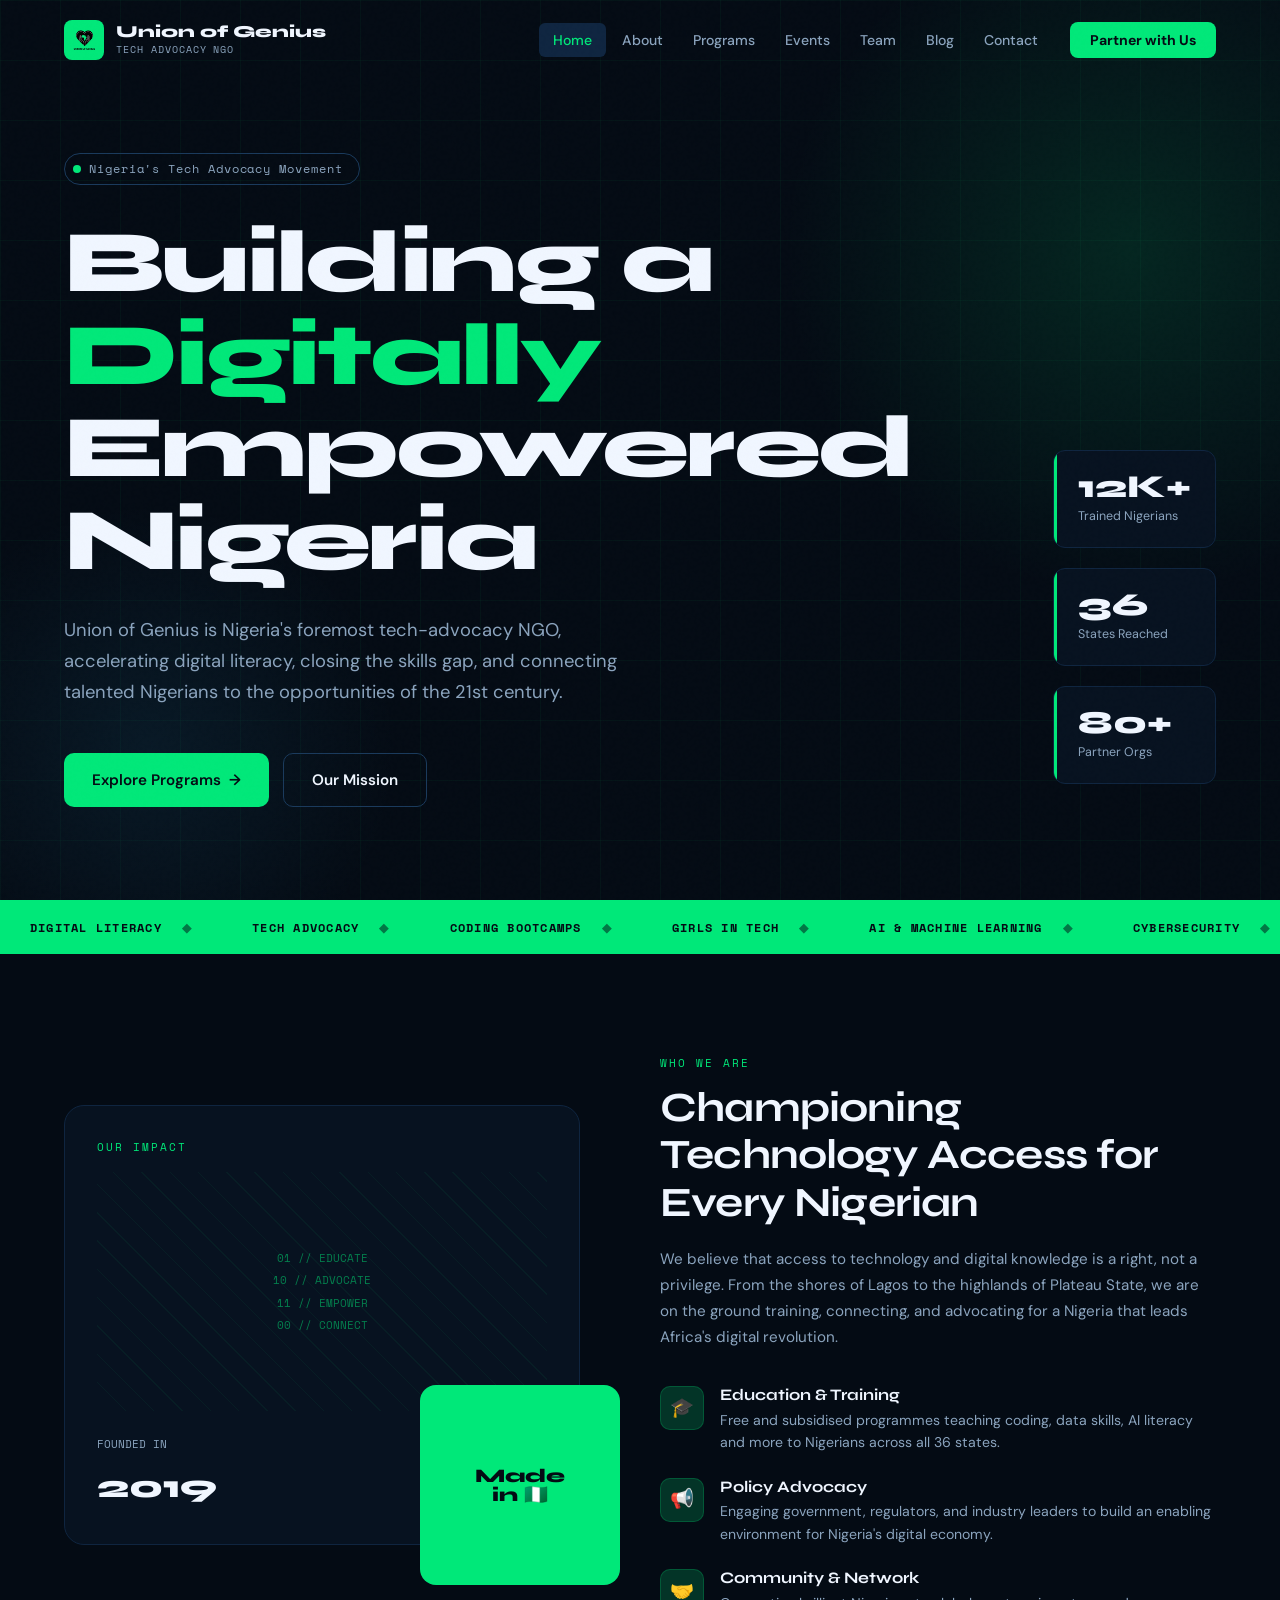
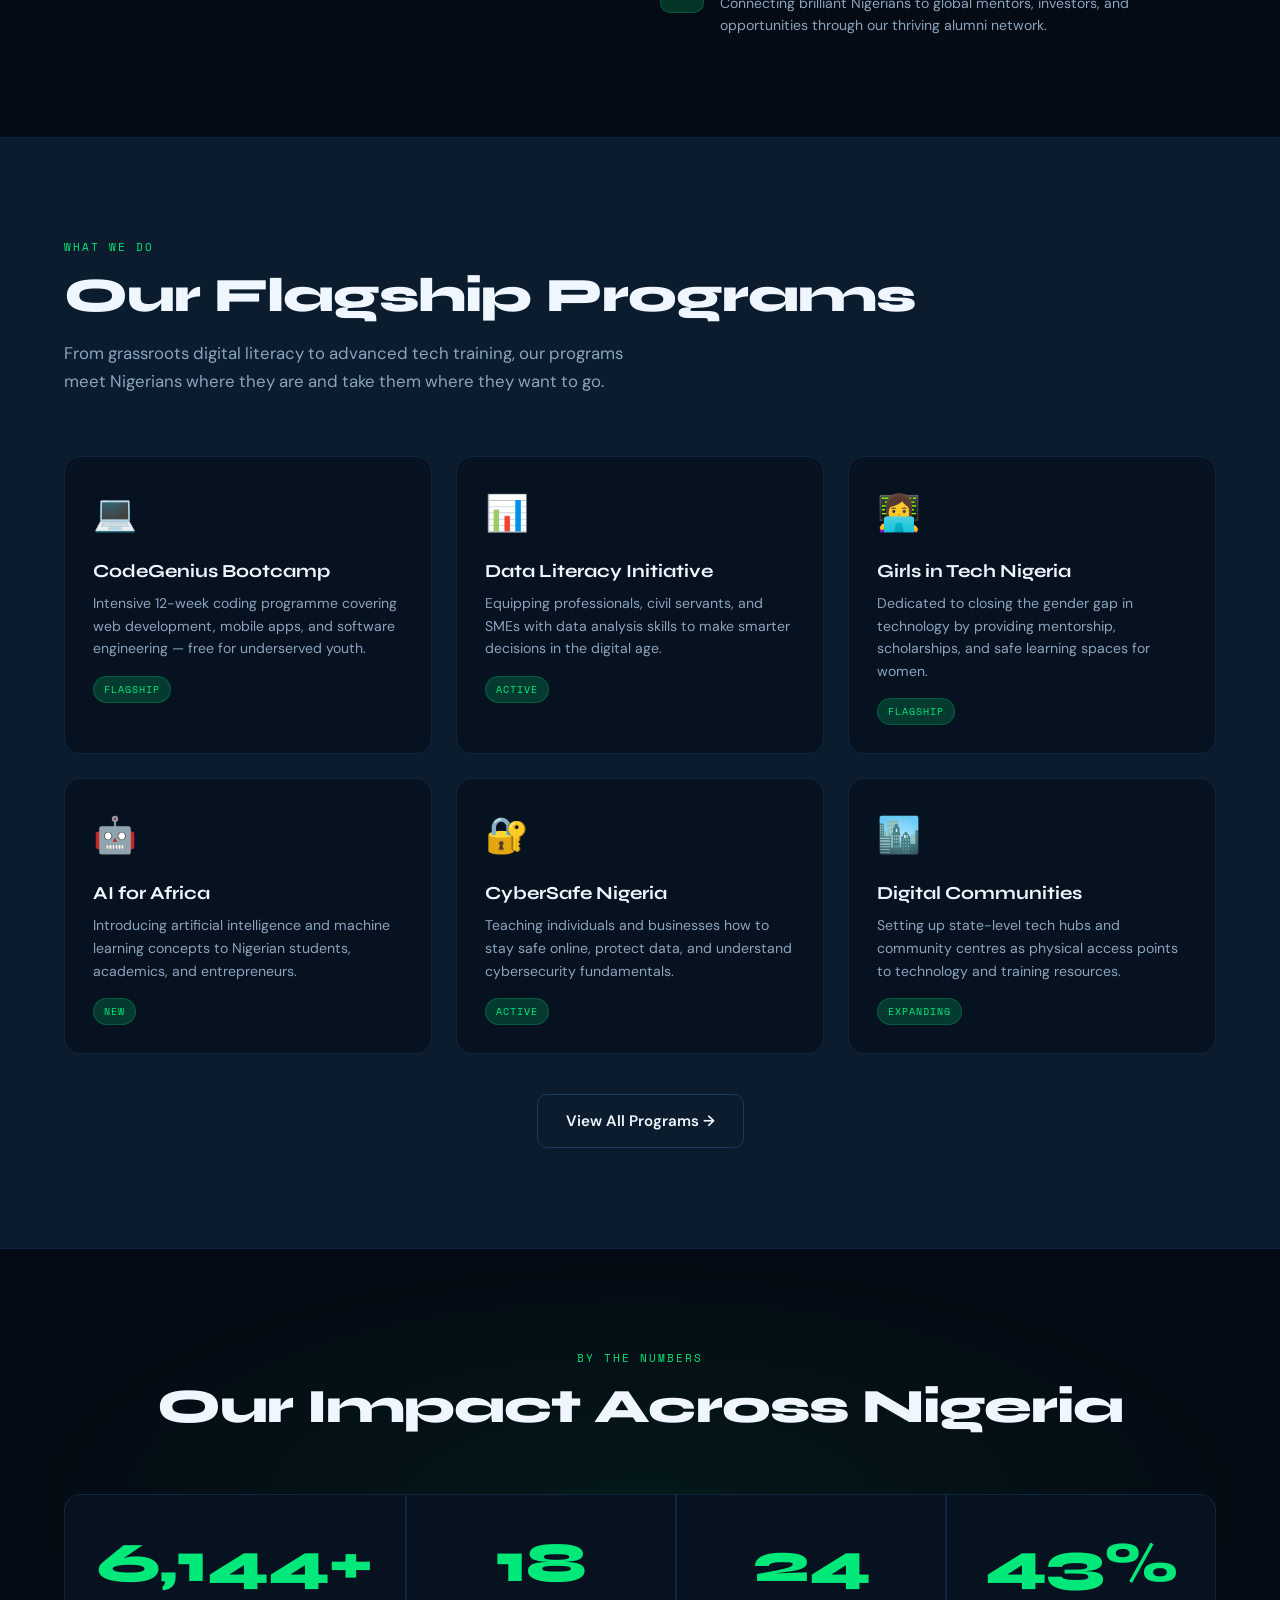
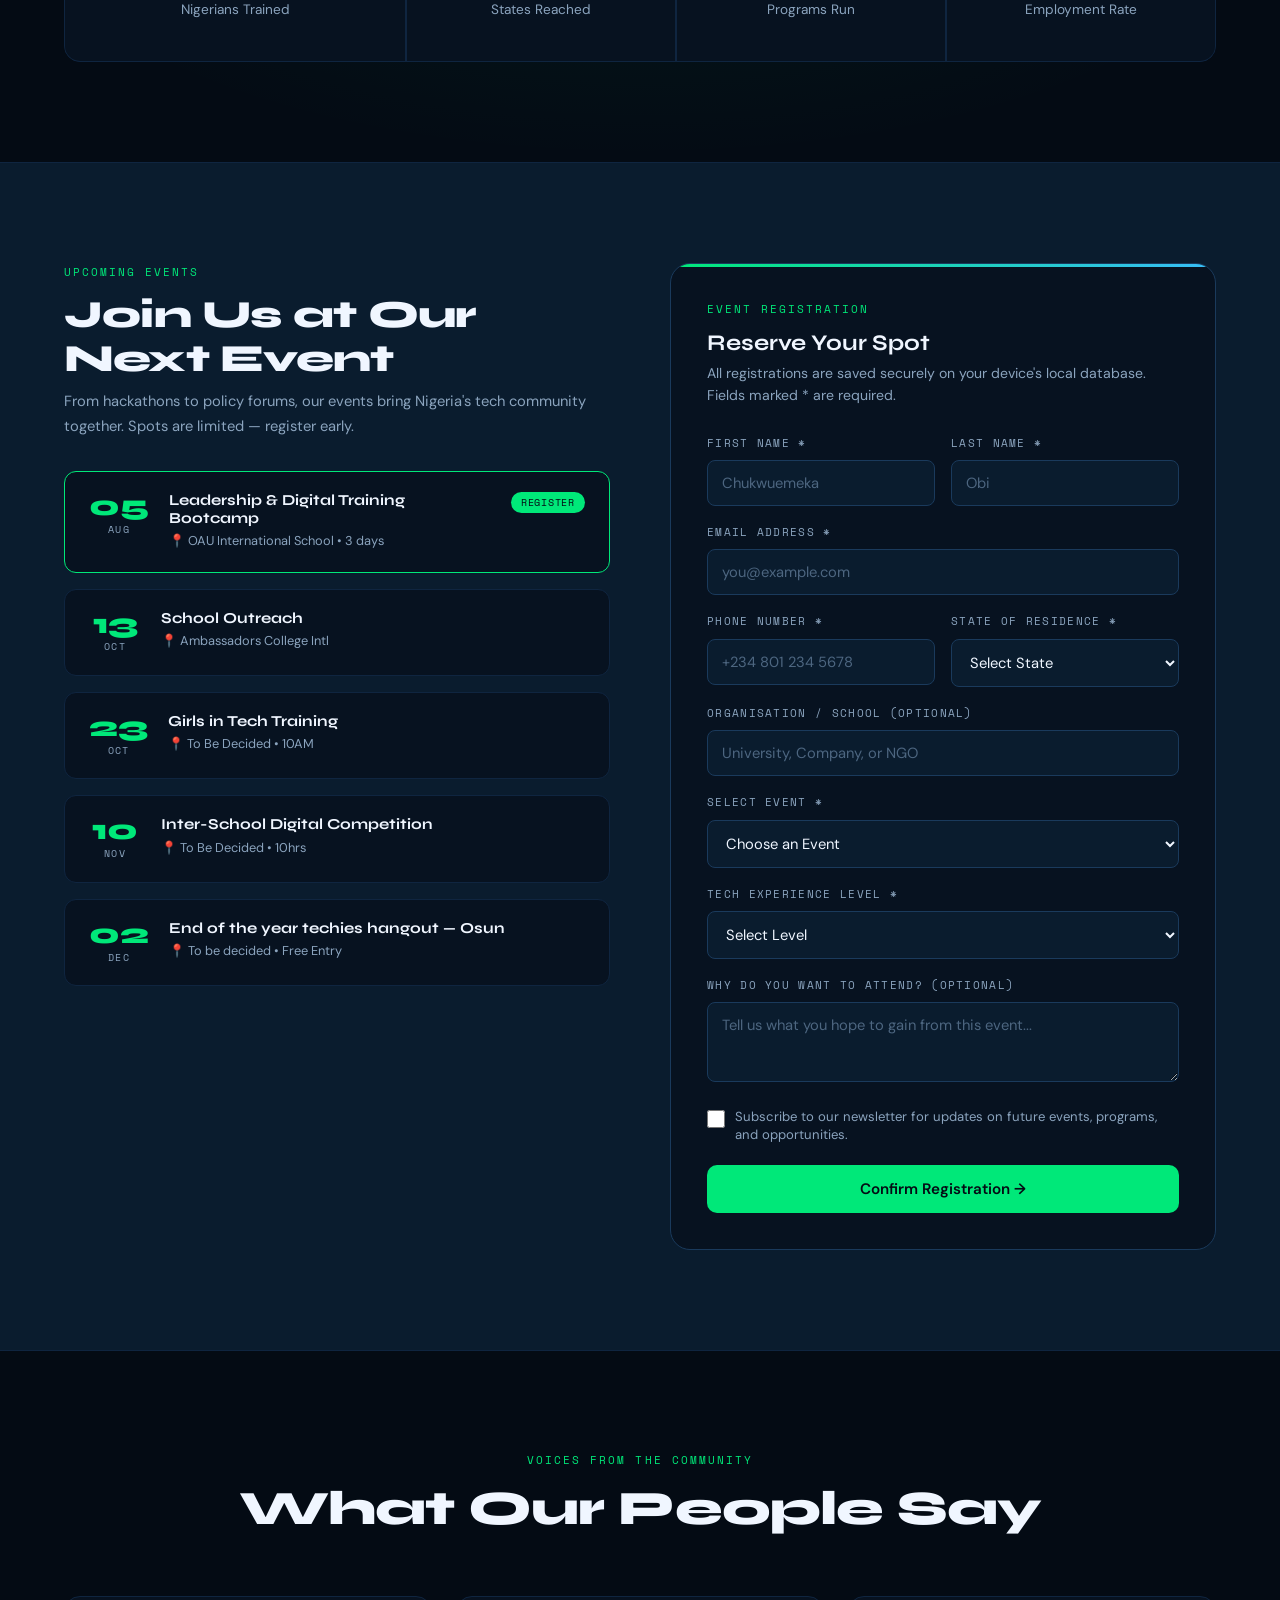
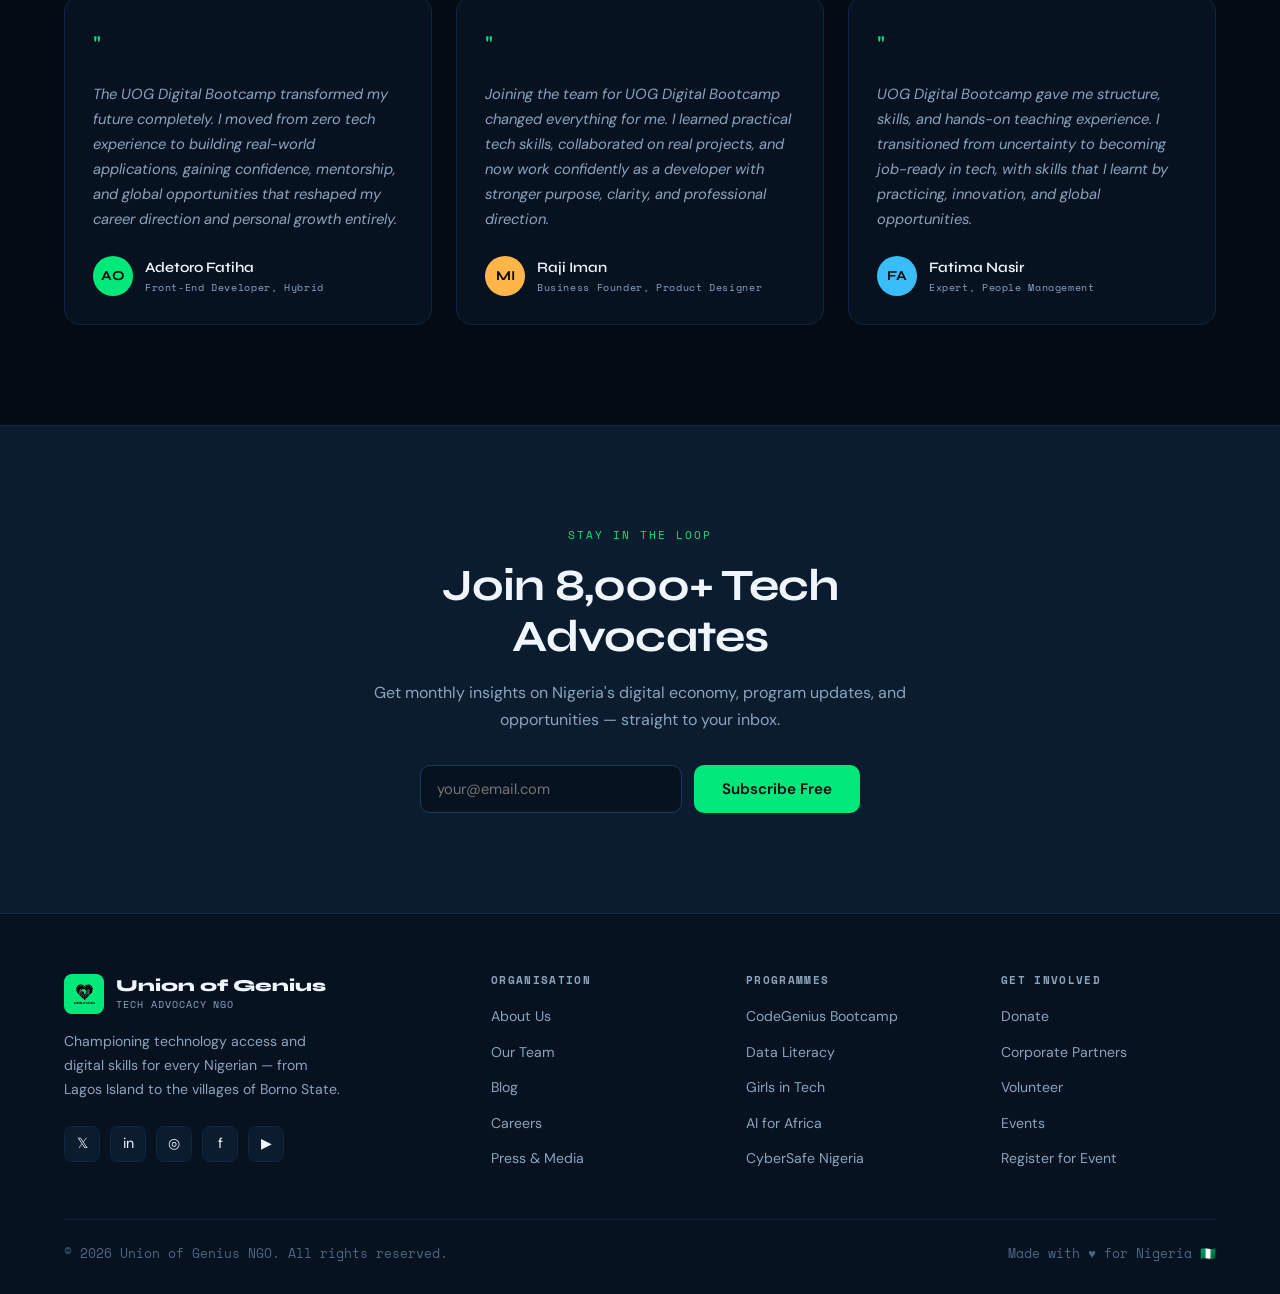
<file: index.html>
<!DOCTYPE html>
<html lang="en">
<head>
  <meta charset="UTF-8">
  <meta name="viewport" content="width=device-width, initial-scale=1.0">
  <title>Union of Genius — Tech Advocacy for Nigeria</title>
  <meta name="description" content="Union of Genius is a tech-advocacy NGO channeled at improving knowledge of technology and digital skills in Nigeria.">
  <link rel="stylesheet" href="css/style.css">
  <link rel="icon" type="image/svg+xml" href="data:image/svg+xml,<svg xmlns='http://www.w3.org/2000/svg' viewBox='0 0 100 100'><rect width='100' height='100' rx='16' fill='%2300e879'/><text y='.9em' font-size='72' font-family='Arial Black' fill='%23040b14' x='10'>UG</text></svg>">
</head>
<body>

<!-- ════════════════════════════════════
     NAVIGATION
════════════════════════════════════ -->
<nav>
  <a href="#home" class="nav-logo" data-page="home">
    <div class="nav-logo-icon"><img src="logo.png" width="40px"></div>
    <div>
      <div class="nav-logo-text">Union of Genius</div>
      <div class="nav-logo-sub">Tech Advocacy NGO</div>
    </div>
  </a>

  <ul class="nav-links">
    <li><a href="#home" data-page="home">Home</a></li>
    <li><a href="#about" data-page="about">About</a></li>
    <li><a href="#programs" data-page="programs">Programs</a></li>
    <li><a href="#events" data-page="events">Events</a></li>
    <li><a href="#team" data-page="team">Team</a></li>
    <li><a href="#blog" data-page="blog">Blog</a></li>
    <li><a href="#contact" data-page="contact">Contact</a></li>
    <li><a href="#partner" data-page="partner" class="nav-cta">Partner with Us</a></li>
  </ul>

  <button class="hamburger" aria-label="Menu">
    <span></span><span></span><span></span>
  </button>
</nav>

<!-- Mobile Nav -->
<div class="mobile-nav">
  <a href="#home" data-page="home">Home</a>
  <a href="#about" data-page="about">About</a>
  <a href="#programs" data-page="programs">Programs</a>
  <a href="#events" data-page="events">Events</a>
  <a href="#team" data-page="team">Team</a>
  <a href="#blog" data-page="blog">Blog</a>
  <a href="#contact" data-page="contact">Contact</a>
  <a href="#partner" data-page="partner" class="nav-cta-mobile">Partner with Us</a>
</div>


<!-- ════════════════════════════════════
     PAGE: HOME
════════════════════════════════════ -->
<div class="page active" id="page-home">

  <!-- HERO -->
  <section class="hero">
    <div class="hero-glow"></div>
    <div class="hero-glow-2"></div>

    <div class="hero-content">
      <div class="hero-tag">
        <div class="hero-tag-dot"></div>
        <span>Nigeria's Tech Advocacy Movement</span>
      </div>

      <h1>Building a <em>Digitally</em><br>Empowered Nigeria</h1>

      <p class="hero-desc">
        Union of Genius is Nigeria's foremost tech-advocacy NGO, accelerating digital literacy, closing the skills gap, and connecting talented Nigerians to the opportunities of the 21st century.
      </p>

      <div class="hero-buttons">
        <a href="#programs" class="btn btn-primary" data-page="programs">
          <span>Explore Programs</span>
          <span>→</span>
        </a>
        <a href="#about" class="btn btn-outline" data-page="about">
          Our Mission
        </a>
      </div>
    </div>

    <div class="hero-stats">
      <div class="stat-card">
        <div class="stat-number">12K+</div>
        <div class="stat-label">Trained Nigerians</div>
      </div>
      <div class="stat-card">
        <div class="stat-number">36</div>
        <div class="stat-label">States Reached</div>
      </div>
      <div class="stat-card">
        <div class="stat-number">80+</div>
        <div class="stat-label">Partner Orgs</div>
      </div>
    </div>
  </section>

  <!-- MARQUEE -->
  <div class="marquee-wrapper">
    <div class="marquee-track">
      <div class="marquee-item">Digital Literacy</div>
      <div class="marquee-item">Tech Advocacy</div>
      <div class="marquee-item">Coding Bootcamps</div>
      <div class="marquee-item">Girls in Tech</div>
      <div class="marquee-item">AI & Machine Learning</div>
      <div class="marquee-item">Cybersecurity</div>
      <div class="marquee-item">Web Development</div>
      <div class="marquee-item">Entrepreneurship</div>
      <div class="marquee-item">Policy Advocacy</div>
      <div class="marquee-item">Digital Inclusion</div>
    </div>
  </div>

  <!-- MISSION -->
  <section>
    <div class="mission-grid">
      <div class="mission-visual reveal">
        <div class="mission-card-main">
          <div class="label" style="margin-bottom:16px;">Our Impact</div>
          <div class="mission-pattern">
            <div class="mission-pattern-text">
              01 // EDUCATE<br>
              10 // ADVOCATE<br>
              11 // EMPOWER<br>
              00 // CONNECT
            </div>
          </div>
          <div>
            <div style="font-family:var(--font-mono);font-size:0.7rem;color:var(--text-muted);margin-bottom:8px;">FOUNDED IN</div>
            <div style="font-family:var(--font-display);font-size:2rem;font-weight:800;">2019</div>
          </div>
        </div>
        <div class="mission-card-accent">
          <div>
            <div style="font-size:1.2rem;font-weight:800;">Made<br>in 🇳🇬</div>
          </div>
        </div>
      </div>

      <div class="reveal">
        <div class="label">Who We Are</div>
        <h2 style="font-size:clamp(1.8rem,3.5vw,2.6rem);margin:12px 0 20px;letter-spacing:-0.02em;">
          Championing Technology Access for Every Nigerian
        </h2>
        <p style="color:var(--text-muted);line-height:1.7;margin-bottom:36px;font-size:0.95rem;">
          We believe that access to technology and digital knowledge is a right, not a privilege. From the shores of Lagos to the highlands of Plateau State, we are on the ground training, connecting, and advocating for a Nigeria that leads Africa's digital revolution.
        </p>

        <div class="mission-pillars">
          <div class="pillar">
            <div class="pillar-icon">🎓</div>
            <div class="pillar-text">
              <h4>Education & Training</h4>
              <p>Free and subsidised programmes teaching coding, data skills, AI literacy and more to Nigerians across all 36 states.</p>
            </div>
          </div>
          <div class="pillar">
            <div class="pillar-icon">📢</div>
            <div class="pillar-text">
              <h4>Policy Advocacy</h4>
              <p>Engaging government, regulators, and industry leaders to build an enabling environment for Nigeria's digital economy.</p>
            </div>
          </div>
          <div class="pillar">
            <div class="pillar-icon">🤝</div>
            <div class="pillar-text">
              <h4>Community & Network</h4>
              <p>Connecting brilliant Nigerians to global mentors, investors, and opportunities through our thriving alumni network.</p>
            </div>
          </div>
        </div>
      </div>
    </div>
  </section>

  <!-- PROGRAMS PREVIEW -->
  <section style="background:var(--bg-mid);border-top:1px solid var(--border);border-bottom:1px solid var(--border);">
    <div class="section-header reveal">
      <div class="label">What We Do</div>
      <h2>Our Flagship Programs</h2>
      <p>From grassroots digital literacy to advanced tech training, our programs meet Nigerians where they are and take them where they want to go.</p>
    </div>
    <div class="programs-grid">
      <div class="program-card reveal">
        <span class="program-icon">💻</span>
        <h3>CodeGenius Bootcamp</h3>
        <p>Intensive 12-week coding programme covering web development, mobile apps, and software engineering — free for underserved youth.</p>
        <span class="program-tag">Flagship</span>
      </div>
      <div class="program-card reveal">
        <span class="program-icon">📊</span>
        <h3>Data Literacy Initiative</h3>
        <p>Equipping professionals, civil servants, and SMEs with data analysis skills to make smarter decisions in the digital age.</p>
        <span class="program-tag">Active</span>
      </div>
      <div class="program-card reveal">
        <span class="program-icon">👩‍💻</span>
        <h3>Girls in Tech Nigeria</h3>
        <p>Dedicated to closing the gender gap in technology by providing mentorship, scholarships, and safe learning spaces for women.</p>
        <span class="program-tag">Flagship</span>
      </div>
      <div class="program-card reveal">
        <span class="program-icon">🤖</span>
        <h3>AI for Africa</h3>
        <p>Introducing artificial intelligence and machine learning concepts to Nigerian students, academics, and entrepreneurs.</p>
        <span class="program-tag">New</span>
      </div>
      <div class="program-card reveal">
        <span class="program-icon">🔐</span>
        <h3>CyberSafe Nigeria</h3>
        <p>Teaching individuals and businesses how to stay safe online, protect data, and understand cybersecurity fundamentals.</p>
        <span class="program-tag">Active</span>
      </div>
      <div class="program-card reveal">
        <span class="program-icon">🏙️</span>
        <h3>Digital Communities</h3>
        <p>Setting up state-level tech hubs and community centres as physical access points to technology and training resources.</p>
        <span class="program-tag">Expanding</span>
      </div>
    </div>
    <div style="text-align:center;margin-top:40px;">
      <a href="#programs" class="btn btn-outline" data-page="programs">View All Programs →</a>
    </div>
  </section>

  <!-- IMPACT NUMBERS -->
  <section class="impact-section">
    <div class="section-header reveal" style="text-align:center;">
      <div class="label">By The Numbers</div>
      <h2>Our Impact Across Nigeria</h2>
    </div>
    <div class="impact-grid reveal">
      <div class="impact-item">
        <div class="impact-number"><span data-target="12000" data-suffix="+">0</span></div>
        <div class="impact-label">Nigerians Trained</div>
      </div>
      <div class="impact-item">
        <div class="impact-number"><span data-target="36" data-suffix="">0</span></div>
        <div class="impact-label">States Reached</div>
      </div>
      <div class="impact-item">
        <div class="impact-number"><span data-target="48" data-suffix="">0</span></div>
        <div class="impact-label">Programs Run</div>
      </div>
      <div class="impact-item">
        <div class="impact-number"><span data-target="87" data-suffix="%">0</span></div>
        <div class="impact-label">Employment Rate</div>
      </div>
    </div>
  </section>

  <!-- EVENTS + REGISTRATION -->
  <section class="events-section" id="events-reg">
    <div class="events-grid">
      <!-- Events List -->
      <div>
        <div class="label" style="margin-bottom:12px;">Upcoming Events</div>
        <h2 style="font-size:clamp(1.8rem,3vw,2.4rem);font-weight:800;letter-spacing:-0.02em;margin-bottom:8px;">
          Join Us at Our Next Event
        </h2>
        <p style="color:var(--text-muted);margin-bottom:32px;font-size:0.92rem;line-height:1.7;">
          From hackathons to policy forums, our events bring Nigeria's tech community together. Spots are limited — register early.
        </p>

        <div class="events-list">
          <div class="event-item featured" data-event="techfest-2025">
            <div class="event-date-box">
              <div class="day">05</div>
              <div class="month">Aug</div>
            </div>
            <div class="event-info">
              <h4>Leadership & Digital Training Bootcamp</h4>
              <p>📍 OAU International School • 3 days</p>
            </div>
            <div class="event-badge">Register</div>
          </div>
          <div class="event-item" data-event="ai-summit-abuja">
            <div class="event-date-box">
              <div class="day">13</div>
              <div class="month">Oct</div>
            </div>
            <div class="event-info">
              <h4>School Outreach</h4>
              <p>📍 Ambassadors College Intl</p>
            </div>
          </div>
          <div class="event-item" data-event="girls-in-tech-ph">
            <div class="event-date-box">
              <div class="day">23</div>
              <div class="month">Oct</div>
            </div>
            <div class="event-info">
              <h4>Girls in Tech Training</h4>
              <p>📍 To Be Decided • 10AM</p>
            </div>
          </div>
          <div class="event-item" data-event="hackathon-kano">
            <div class="event-date-box">
              <div class="day">10</div>
              <div class="month">Nov</div>
            </div>
            <div class="event-info">
              <h4>Inter-School Digital Competition</h4>
              <p>📍 To Be Decided • 10hrs</p>
            </div>
          </div>
          <div class="event-item" data-event="digital-literacy-enugu">
            <div class="event-date-box">
              <div class="day">02</div>
              <div class="month">Dec</div>
            </div>
            <div class="event-info">
              <h4>End of the year techies hangout — Osun</h4>
              <p>📍 To be decided • Free Entry</p>
            </div>
          </div>
        </div>
      </div>

      <!-- Registration Form -->
      <div class="reg-form-container" id="reg-form-wrap">
        <div id="reg-form-content">
          <div class="label" style="margin-bottom:12px;">Event Registration</div>
          <h3>Reserve Your Spot</h3>
          <p class="form-subtitle">All registrations are saved securely on your device's local database. Fields marked * are required.</p>

          <form id="reg-form" novalidate>
            <div class="form-row">
              <div class="form-group">
                <label for="firstName">First Name *</label>
                <input type="text" id="firstName" name="firstName" placeholder="Chukwuemeka" required>
              </div>
              <div class="form-group">
                <label for="lastName">Last Name *</label>
                <input type="text" id="lastName" name="lastName" placeholder="Obi" required>
              </div>
            </div>

            <div class="form-group">
              <label for="email">Email Address *</label>
              <input type="email" id="email" name="email" placeholder="you@example.com" required>
            </div>

            <div class="form-row">
              <div class="form-group">
                <label for="phone">Phone Number *</label>
                <input type="tel" id="phone" name="phone" placeholder="+234 801 234 5678" required>
              </div>
              <div class="form-group">
                <label for="state">State of Residence *</label>
                <select id="state" name="state" required>
                  <option value="">Select State</option>
                  <option>Abia</option><option>Adamawa</option><option>Akwa Ibom</option>
                  <option>Anambra</option><option>Bauchi</option><option>Bayelsa</option>
                  <option>Benue</option><option>Borno</option><option>Cross River</option>
                  <option>Delta</option><option>Ebonyi</option><option>Edo</option>
                  <option>Ekiti</option><option>Enugu</option><option>FCT Abuja</option>
                  <option>Gombe</option><option>Imo</option><option>Jigawa</option>
                  <option>Kaduna</option><option>Kano</option><option>Katsina</option>
                  <option>Kebbi</option><option>Kogi</option><option>Kwara</option>
                  <option>Lagos</option><option>Nasarawa</option><option>Niger</option>
                  <option>Ogun</option><option>Ondo</option><option>Osun</option>
                  <option>Oyo</option><option>Plateau</option><option>Rivers</option>
                  <option>Sokoto</option><option>Taraba</option><option>Yobe</option>
                  <option>Zamfara</option>
                </select>
              </div>
            </div>

            <div class="form-group">
              <label for="organization">Organisation / School (Optional)</label>
              <input type="text" id="organization" name="organization" placeholder="University, Company, or NGO">
            </div>

            <div class="form-group">
              <label for="event-select">Select Event *</label>
              <select id="event-select" name="event" required>
                <option value="">Choose an Event</option>
                <option value="techfest-2025">Leadership & Digital Training Bootcamp — Sept 05, Osun</option>
                <option value="ai-summit-abuja">School Outreach — Oct 13, Osun</option>
                <option value="girls-in-tech-ph">Girls in Tech Training — Oct 23</option>
                <option value="hackathon-kano">Inter-School Digital Competition — Nov 10, Osun</option>
                <option value="digital-literacy-enugu">End of the year techies hangout — Dec 02</option>
              </select>
            </div>

            <div class="form-group">
              <label for="experience">Tech Experience Level *</label>
              <select id="experience" name="experience" required>
                <option value="">Select Level</option>
                <option value="beginner">Beginner — New to Technology</option>
                <option value="intermediate">Intermediate — Some Experience</option>
                <option value="advanced">Advanced — Professional / Developer</option>
                <option value="expert">Expert / Educator / Researcher</option>
              </select>
            </div>

            <div class="form-group">
              <label for="motivation">Why do you want to attend? (Optional)</label>
              <textarea id="motivation" name="motivation" placeholder="Tell us what you hope to gain from this event..."></textarea>
            </div>

            <label class="form-check">
              <input type="checkbox" id="newsletter" name="newsletter">
              <span>Subscribe to our newsletter for updates on future events, programs, and opportunities.</span>
            </label>

            <button type="submit" class="btn btn-primary btn-full btn-submit">
              Confirm Registration →
            </button>
          </form>
        </div>

        <!-- Success State -->
        <div class="form-success" id="reg-success">
          <span class="success-icon">🎉</span>
          <h4>Registration Confirmed!</h4>
          <p style="margin-bottom:8px;">Your registration ID is:</p>
          <div style="font-family:var(--font-mono);font-size:1.1rem;color:var(--accent-green);margin:8px 0 16px;padding:10px;background:var(--accent-green-dim);border-radius:8px;" class="reg-id"></div>
          <p>Your details have been saved to your local device database. We'll send you a reminder closer to the event date. See you there!</p>
          <button class="btn btn-outline" style="margin-top:24px;" onclick="document.getElementById('reg-form-content').style.display='block';document.getElementById('reg-form').reset();document.getElementById('reg-success').style.display='none';document.getElementById('reg-form').querySelector('.btn-submit').textContent='Confirm Registration →';document.getElementById('reg-form').querySelector('.btn-submit').disabled=false;">Register for Another Event</button>
        </div>
      </div>
    </div>
  </section>

  <!-- TESTIMONIALS -->
  <section>
    <div class="section-header reveal" style="text-align:center;">
      <div class="label">Voices from the Community</div>
      <h2>What Our People Say</h2>
    </div>
    <div class="testimonials-grid">
      <div class="testimonial-card reveal">
        <div class="testimonial-quote">"</div>
        <p>The UOG Digital Bootcamp transformed my future completely. I moved from zero tech experience to building real-world applications, gaining confidence, mentorship, and global opportunities that reshaped my career direction and personal growth entirely.</p>
        <div class="testimonial-author">
          <div class="author-avatar" style="background:var(--accent-green);">AO</div>
          <div>
            <div class="author-name">Adetoro Fatiha</div>
            <div class="author-role">Front-End Developer, Hybrid</div>
          </div>
        </div>
      </div>
      <div class="testimonial-card reveal">
        <div class="testimonial-quote">"</div>
        <p>Joining the team for UOG Digital Bootcamp changed everything for me. I learned practical tech skills, collaborated on real projects, and now work confidently as a developer with stronger purpose, clarity, and professional direction.</p>
        <div class="testimonial-author">
          <div class="author-avatar" style="background:var(--accent-amber);">MI</div>
          <div>
            <div class="author-name">Raji Iman</div>
            <div class="author-role">Business Founder, Product Designer</div>
          </div>
        </div>
      </div>
      <div class="testimonial-card reveal">
        <div class="testimonial-quote">"</div>
        <p>UOG Digital Bootcamp gave me structure, skills, and hands-on teaching experience. I transitioned from uncertainty to becoming job-ready in tech, with skills that I learnt by practicing, innovation, and global opportunities.</p>
        <div class="testimonial-author">
          <div class="author-avatar" style="background:var(--accent-blue);">FA</div>
          <div>
            <div class="author-name">Fatima Nasir</div>
            <div class="author-role">Expert, People Management</div>
          </div>
        </div>
      </div>
    </div>
  </section>

  <!-- NEWSLETTER CTA -->
  <section style="background:var(--bg-mid);border-top:1px solid var(--border);">
    <div style="text-align:center;max-width:580px;margin:0 auto;">
      <div class="label" style="margin-bottom:16px;">Stay in the Loop</div>
      <h2 style="font-size:clamp(1.8rem,4vw,2.8rem);letter-spacing:-0.02em;margin-bottom:16px;">Join 8,000+ Tech Advocates</h2>
      <p style="color:var(--text-muted);margin-bottom:32px;line-height:1.7;">Get monthly insights on Nigeria's digital economy, program updates, and opportunities — straight to your inbox.</p>
      <div style="display:flex;gap:12px;max-width:440px;margin:0 auto;flex-wrap:wrap;">
        <input type="email" placeholder="your@email.com" style="flex:1;min-width:200px;background:var(--bg-card);border:1px solid var(--border-bright);border-radius:10px;padding:13px 16px;color:var(--text-primary);font-family:var(--font-body);font-size:0.92rem;outline:none;">
        <button class="btn btn-primary" style="white-space:nowrap;">Subscribe Free</button>
      </div>
    </div>
  </section>

</div><!-- end page-home -->


<!-- ════════════════════════════════════
     PAGE: ABOUT
════════════════════════════════════ -->
<div class="page" id="page-about">

  <div class="page-hero">
    <div class="page-hero-inner">
      <div class="label">Our Story</div>
      <h1>About Union of Genius</h1>
      <p>Founded in 2019 by a coalition of tech professionals, educators, and development workers, Union of Genius was born from a single belief: that Nigeria's greatest resource is its people, and its greatest multiplier is technology.</p>
    </div>
  </div>

  <section>
    <div class="mission-grid">
      <div>
        <div class="label" style="margin-bottom:12px;">Our Mission</div>
        <h2 style="font-size:clamp(1.8rem,3.5vw,2.6rem);margin-bottom:20px;letter-spacing:-0.02em;">Why We Exist</h2>
        <p style="color:var(--text-muted);line-height:1.7;margin-bottom:20px;">Nigeria has one of the world's youngest and largest populations. By 2050, 1 in 5 Africans will be Nigerian. If these young people are equipped with digital skills, Nigeria will not just compete with the world — it will lead it.</p>
        <p style="color:var(--text-muted);line-height:1.7;margin-bottom:20px;">Yet today, millions of Nigerians lack access to basic digital literacy. The infrastructure gap, the policy gap, and the knowledge gap conspire to hold back a generation of potential. Union of Genius is determined to close these gaps.</p>
        <p style="color:var(--text-muted);line-height:1.7;">We operate at the intersection of education, advocacy, and community — because change at scale requires all three.</p>
      </div>
      <div>
        <div class="label" style="margin-bottom:12px;">Our Vision</div>
        <h2 style="font-size:clamp(1.8rem,3.5vw,2.6rem);margin-bottom:20px;letter-spacing:-0.02em;">Nigeria as Africa's Digital Capital</h2>
        <div style="background:var(--bg-card);border:1px solid var(--border);border-radius:16px;padding:28px;margin-bottom:24px;">
          <div style="font-family:var(--font-display);font-size:1.5rem;font-weight:800;color:var(--accent-green);margin-bottom:12px;">"Every Nigerian deserves access to the tools of the digital age."</div>
          <div style="font-family:var(--font-mono);font-size:0.7rem;color:var(--text-muted);letter-spacing:0.08em;">— Union of Genius Founding Charter, 2019</div>
        </div>
        <p style="color:var(--text-muted);line-height:1.7;">We envision a Nigeria where geography, gender, and economic background no longer determine one's access to technology — where every Nigerian can participate in, contribute to, and benefit from the digital economy.</p>
      </div>
    </div>
  </section>

  <section style="background:var(--bg-mid);border-top:1px solid var(--border);border-bottom:1px solid var(--border);">
    <div class="section-header">
      <div class="label">What We Stand For</div>
      <h2>Our Core Values</h2>
    </div>
    <div class="values-grid">
      <div class="value-card">
        <div class="value-num">01</div>
        <h3>Inclusion</h3>
        <p>Technology must work for everyone. We deliberately design our programmes to reach the most marginalised — rural communities, women, persons with disabilities, and youth in conflict zones.</p>
      </div>
      <div class="value-card">
        <div class="value-num">02</div>
        <h3>Excellence</h3>
        <p>We hold our programmes to the highest standards. Our bootcamps, curricula, and advocacy materials are peer-reviewed, internationally benchmarked, and continuously improved.</p>
      </div>
      <div class="value-card">
        <div class="value-num">03</div>
        <h3>Transparency</h3>
        <p>As stewards of donor funds and public trust, we publish our accounts, impact reports, and programme evaluations openly and annually.</p>
      </div>
      <div class="value-card">
        <div class="value-num">04</div>
        <h3>Sustainability</h3>
        <p>We design programmes that outlive our direct involvement — training local trainers, building community institutions, and advocating for policies that make tech access permanent.</p>
      </div>
    </div>
  </section>

  <section>
    <div class="mission-grid">
      <div>
        <div class="label" style="margin-bottom:20px;">Our Journey</div>
        <div class="timeline">
          <div class="timeline-item">
            <div class="timeline-year">2019</div>
            <h4>Foundation</h4>
            <p>Union of Genius founded in Osun by a group of tech professionals and educators. First programme — a 3-week coding workshop for 40 youth in Ife.</p>
          </div>
          <!--
          <div class="timeline-item">
            <div class="timeline-year">2020</div>
            <h4>Digital Pivot</h4>
            <p>COVID-19 forces our programmes online. We reach 1,200 learners across 18 states — more than triple our previous reach.</p>
          </div>
          <div class="timeline-item">
            <div class="timeline-year">2021</div>
            <h4>Girls in Tech Launch</h4>
            <p>Girls in Tech Nigeria launches with few founding scholars. Partnerships with certain organization announced.</p>
          </div>
          <div class="timeline-item">
            <div class="timeline-year">2022</div>
            <h4>Policy Breakthrough</h4>
            <p>Union of Genius co-authors Nigeria's National Digital Literacy Framework, adopted by the Federal Ministry of Education.</p>
          </div>
          <div class="timeline-item">
            <div class="timeline-year">2023</div>
            <h4>12,000 Trained</h4>
            <p>We cross 10,000 alumni and open our first physical tech hub — the Genius Hub — in Abuja's Garki district.</p>
          </div>
          <div class="timeline-item">
            <div class="timeline-year">2024–25</div>
            <h4>Northern Expansion</h4>
            <p>Expanding into all 19 northern states with dedicated Arabic-language digital literacy content and mobile training units.</p>
          </div>
          -->
        </div>
      </div>
      <div>
        <div class="label" style="margin-bottom:12px;">Recognition</div>
        <h2 style="font-size:clamp(1.6rem,3vw,2.2rem);letter-spacing:-0.02em;margin-bottom:24px;">Awards & Recognition</h2>
        <div style="display:flex;flex-direction:column;gap:16px;">
          <div style="background:var(--bg-card);border:1px solid var(--border);border-radius:12px;padding:20px;display:flex;gap:16px;align-items:center;">
            <div style="font-size:2rem;">🏆</div>
            <div>
              <div style="font-family:var(--font-display);font-size:0.95rem;font-weight:700;margin-bottom:4px;">Best NGO in Tech Education — 2023</div>
              <div style="font-size:0.8rem;color:var(--text-muted);">Nigeria Technology Awards</div>
            </div>
          </div>
          <!--
          <div style="background:var(--bg-card);border:1px solid var(--border);border-radius:12px;padding:20px;display:flex;gap:16px;align-items:center;">
            <div style="font-size:2rem;">🌍</div>
            <div>
              <div style="font-family:var(--font-display);font-size:0.95rem;font-weight:700;margin-bottom:4px;">Top 50 Digital Inclusion Orgs — 2022</div>
              <div style="font-size:0.8rem;color:var(--text-muted);">World Economic Forum</div>
            </div>
          </div>
          <div style="background:var(--bg-card);border:1px solid var(--border);border-radius:12px;padding:20px;display:flex;gap:16px;align-items:center;">
            <div style="font-size:2rem;">⭐</div>
            <div>
              <div style="font-family:var(--font-display);font-size:0.95rem;font-weight:700;margin-bottom:4px;">UN SDG Action Award — 2021</div>
              <div style="font-size:0.8rem;color:var(--text-muted);">United Nations, SDG 4 & SDG 10</div>
            </div>
          </div>
          <div style="background:var(--bg-card);border:1px solid var(--border);border-radius:12px;padding:20px;display:flex;gap:16px;align-items:center;">
            <div style="font-size:2rem;">💡</div>
            <div>
              <div style="font-family:var(--font-display);font-size:0.95rem;font-weight:700;margin-bottom:4px;">Ashoka Fellow Organisation — 2020</div>
              <div style="font-size:0.8rem;color:var(--text-muted);">Ashoka: Innovators for the Public</div>
            </div>
            -->
          </div>
        </div>
      </div>
    </div>
  </section>

</div><!-- end page-about -->


<!-- ════════════════════════════════════
     PAGE: PROGRAMS
════════════════════════════════════ -->
<div class="page" id="page-programs">

  <div class="page-hero">
    <div class="page-hero-inner">
      <div class="label">What We Do</div>
      <h1>Our Programs</h1>
      <p>Six flagship programmes designed to meet Nigerians at every level of digital readiness — from first-time smartphone users to aspiring software engineers.</p>
    </div>
  </div>

  <section>
    <div class="programs-full-grid">

      <div class="program-full-card">
        <span class="program-full-icon">💻</span>
        <h3>CodeGenius Bootcamp</h3>
        <p>Our flagship 12-week intensive coding programme, designed from the ground up for the Nigerian context. Taught by veteran software engineers, with job placement support built in.</p>
        <div class="program-features">
          <div class="program-feature">Free for qualifying applicants from underserved backgrounds</div>
          <div class="program-feature">HTML, CSS, JavaScript, Python, React, Node.js curriculum</div>
          <div class="program-feature">Hybrid learning — online and physical hubs in Lagos, Abuja, PH</div>
          <div class="program-feature">Career coaching, CV review, and hiring partner network</div>
          <div class="program-feature">84% job placement rate within 6 months of graduation</div>
        </div>
        <div style="margin-top:24px;">
          <a href="#events" class="btn btn-outline" data-page="events" style="font-size:0.85rem;padding:10px 20px;">Apply for Next Cohort →</a>
        </div>
      </div>

      <div class="program-full-card">
        <span class="program-full-icon">📊</span>
        <h3>Data Literacy Initiative</h3>
        <p>Equipping Nigeria's professionals, civil servants, and business owners with the data skills they need to thrive in an increasingly data-driven world.</p>
        <div class="program-features">
          <div class="program-feature">6-week online programme, self-paced with live sessions</div>
          <div class="program-feature">Excel, Power BI, Google Data Studio, SQL basics</div>
          <div class="program-feature">Special cohorts for government agencies and NGOs</div>
          <div class="program-feature">Certificate recognised by FME and NITDA</div>
          <div class="program-feature">Subsidised pricing for SMEs and public servants</div>
        </div>
        <div style="margin-top:24px;">
          <a href="#events" class="btn btn-outline" data-page="events" style="font-size:0.85rem;padding:10px 20px;">Register Interest →</a>
        </div>
      </div>

      <div class="program-full-card">
        <span class="program-full-icon">👩‍💻</span>
        <h3>Girls in Tech Nigeria</h3>
        <p>A comprehensive programme to close Nigeria's gender technology gap through scholarships, mentorship, community, and advocacy.</p>
        <div class="program-features">
          <div class="program-feature">Full scholarships for 200 women annually</div>
          <div class="program-feature">1-on-1 mentorship with women tech leaders</div>
          <div class="program-feature">Safe learning spaces with female facilitators</div>
          <div class="program-feature">Leadership and entrepreneurship tracks</div>
          <div class="program-feature">40% of graduates have founded tech startups</div>
        </div>
        <div style="margin-top:24px;">
          <a href="#events" class="btn btn-outline" data-page="events" style="font-size:0.85rem;padding:10px 20px;">Apply for Scholarship →</a>
        </div>
      </div>

      <div class="program-full-card">
        <span class="program-full-icon">🤖</span>
        <h3>AI for Africa</h3>
        <p>Nigeria-focused AI and machine learning education for students, professionals, academics, and policymakers navigating the AI revolution.</p>
        <div class="program-features">
          <div class="program-feature">AI literacy courses for non-technical audiences</div>
          <div class="program-feature">Technical ML workshops with Python and TensorFlow</div>
          <div class="program-feature">AI ethics and policy seminars for government officials</div>
          <div class="program-feature">Partnership with universities in Lagos, Abuja, and Ibadan</div>
          <div class="program-feature">Research grants for Nigerian AI researchers</div>
        </div>
        <div style="margin-top:24px;">
          <a href="#events" class="btn btn-outline" data-page="events" style="font-size:0.85rem;padding:10px 20px;">Join Programme →</a>
        </div>
      </div>

      <div class="program-full-card">
        <span class="program-full-icon">🔐</span>
        <h3>CyberSafe Nigeria</h3>
        <p>Teaching digital safety and cybersecurity fundamentals to individuals, businesses, and institutions across Nigeria.</p>
        <div class="program-features">
          <div class="program-feature">Free online safety workshops for individuals</div>
          <div class="program-feature">SME cybersecurity audits and training</div>
          <div class="program-feature">School programmes for secondary students</div>
          <div class="program-feature">Annual CyberSafe Nigeria Conference</div>
          <div class="program-feature">Certified Ethical Hacking prep courses</div>
        </div>
        <div style="margin-top:24px;">
          <a href="#events" class="btn btn-outline" data-page="events" style="font-size:0.85rem;padding:10px 20px;">Get Protected →</a>
        </div>
      </div>

      <div class="program-full-card">
        <span class="program-full-icon">🏙️</span>
        <h3>Digital Communities</h3>
        <p>Building physical and digital infrastructure to bring tech access to communities that need it most — especially rural and underserved urban areas.</p>
        <div class="program-features">
          <div class="program-feature">Genius Hubs: community tech centres in 6 cities</div>
          <div class="program-feature">Mobile training units reaching rural communities</div>
          <div class="program-feature">Free WiFi and device lending at Genius Hubs</div>
          <div class="program-feature">Local facilitator training and employment</div>
          <div class="program-feature">Expansion to 12 cities planned by 2026</div>
        </div>
        <div style="margin-top:24px;">
          <a href="#partner" class="btn btn-outline" data-page="partner" style="font-size:0.85rem;padding:10px 20px;">Sponsor a Hub →</a>
        </div>
      </div>

    </div>
  </section>

</div><!-- end page-programs -->


<!-- ════════════════════════════════════
     PAGE: EVENTS
════════════════════════════════════ -->
<div class="page" id="page-events">

  <div class="page-hero">
    <div class="page-hero-inner">
      <div class="label">Events & Gatherings</div>
      <h1>Where Nigeria's Tech Community Meets</h1>
      <p>From intimate workshops to national conferences, our events connect, inspire, and educate Nigeria's digital generation. All events welcome attendees at every skill level.</p>
    </div>
  </div>

  <section>
    <div class="section-header">
      <div class="label">Upcoming Events</div>
      <h2>2026 Event Calendar</h2>
      <p>Register for any event below. Spots are limited — early registration is strongly recommended.</p>
    </div>
    <div class="events-full-grid">

      <div class="event-full-card featured-event">
        <div class="event-card-header">
          <div class="event-date-box">
            <div class="day">05</div>
            <div class="month">Aug</div>
          </div>
          <div class="event-badge">Featured</div>
        </div>
        <div class="event-card-body">
          <h3>Leadership & Digital Training Bootcamp</h3>
          <p>A hands-on program equipping young leaders with digital skills, innovation mindset, and leadership training to solve real-world problems and thrive in today’s fast-growing technology-driven global economy.</p>
          <div class="event-meta">
            <div class="event-meta-item">📍 OAU International School, Ife</div>
            <div class="event-meta-item">🕘 9:00 AM – 8:00 PM</div>
            <div class="event-meta-item">💰 Paid (Registration Required)</div>
          </div>
          <a href="#home" class="btn btn-primary" data-page="home" style="font-size:0.85rem;padding:10px 20px;" onclick="setTimeout(()=>{document.getElementById('event-select').value='techfest-2025';document.getElementById('reg-form-wrap').scrollIntoView({behavior:'smooth',block:'center'})},400)">Register Now →</a>
        </div>
      </div>

      <div class="event-full-card">
        <div class="event-card-header">
          <div class="event-date-box">
            <div class="day">13</div>
            <div class="month">Oct</div>
          </div>
        </div>
        <div class="event-card-body">
          <h3>School Outreach</h3>
          <p>We visit schools to inspire students with practical tech exposure, career guidance, and interactive sessions designed to spark early interest in digital skills and innovation pathways.</p>
          <div class="event-meta">
            <div class="event-meta-item">📍 Ambassadors College, Ife</div>
            <div class="event-meta-item">🕘 9:00 AM – 5:00 PM</div>
            <div class="event-meta-item">💰 Free</div>
          </div>
          <a href="#home" class="btn btn-outline" data-page="home" style="font-size:0.85rem;padding:10px 20px;">Register →</a>
        </div>
      </div>

      <div class="event-full-card">
        <div class="event-card-header">
          <div class="event-date-box">
            <div class="day">23</div>
            <div class="month">Oct</div>
          </div>
        </div>
        <div class="event-card-body">
          <h3>Girls in Tech Training</h3>
          <p>Empowering young girls with coding, digital literacy, and mentorship opportunities to close the gender gap in technology and build confidence for careers in STEM fields.</p>
          <div class="event-meta">
            <div class="event-meta-item">📍 To Be Decided</div>
            <div class="event-meta-item">🕘 10:00 AM – 6:00 PM</div>
            <div class="event-meta-item">💰 Completely Free</div>
          </div>
          <a href="#home" class="btn btn-outline" data-page="home" style="font-size:0.85rem;padding:10px 20px;">Register →</a>
        </div>
      </div>

      <div class="event-full-card">
        <div class="event-card-header">
          <div class="event-date-box">
            <div class="day">10</div>
            <div class="month">Nov</div>
          </div>
        </div>
        <div class="event-card-body">
          <h3>Inter-School Digital Competition</h3>
          <p>A competitive platform where students showcase creativity, coding skills, and problem-solving abilities, fostering teamwork, innovation, and healthy rivalry among schools through tech-driven challenges.</p>
          <div class="event-meta">
            <div class="event-meta-item">📍 To Be Decided</div>
            <div class="event-meta-item">🕘 48 Hours Non-Stop</div>
            <div class="event-meta-item">💰 Free</div>
          </div>
          <a href="#home" class="btn btn-outline" data-page="home" style="font-size:0.85rem;padding:10px 20px;">Register →</a>
        </div>
      </div>

      <div class="event-full-card">
        <div class="event-card-header">
          <div class="event-date-box">
            <div class="day">02</div>
            <div class="month">Dec</div>
          </div>
        </div>
        <div class="event-card-body">
          <h3>End of the year techies hangout — Osun</h3>
          <p>A vibrant gathering of young tech enthusiasts celebrating achievements, networking, sharing experiences, and enjoying fun activities while reflecting on growth and innovation throughout the year.</p>
          <div class="event-meta">
            <div class="event-meta-item">📍 To be decided</div>
            <div class="event-meta-item">🕘 10:00 AM – 4:00 PM</div>
            <div class="event-meta-item">💰 Free Entry</div>
          </div>
          <a href="#home" class="btn btn-outline" data-page="home" style="font-size:0.85rem;padding:10px 20px;">Register →</a>
        </div>
      </div>

      <div class="event-full-card">
        <div class="event-card-header">
          <div class="event-date-box">
            <div class="day">20</div>
            <div class="month">Sep</div>
          </div>
        </div>
        <div class="event-card-body">
          <h3>CyberSafe Nigeria Conference</h3>
          <p>A national forum focused on cybersecurity awareness, digital safety education, expert insights, and collaborative discussions aimed at building a safer and more secure digital ecosystem in Nigeria.</p>
          <div class="event-meta">
            <div class="event-meta-item">📍 To be decided.</div>
            <div class="event-meta-item">🕘 9:00 AM – 6:00 PM</div>
            <div class="event-meta-item">💰 ₦15,000 / Students ₦3,000</div>
          </div>
          <a href="#home" class="btn btn-outline" data-page="home" style="font-size:0.85rem;padding:10px 20px;">Register →</a>
        </div>
      </div>

    </div>
  </section>

</div><!-- end page-events -->


<!-- ════════════════════════════════════
     PAGE: TEAM
════════════════════════════════════ -->
<div class="page" id="page-team">

  <div class="page-hero">
    <div class="page-hero-inner">
      <div class="label">The People Behind the Mission</div>
      <h1>Meet Our Team</h1>
      <p>A diverse group of technologists, educators, advocates, and dreamers united by the belief that Nigeria's digital future starts today.</p>
    </div>
  </div>

  <section>
    <div class="section-header">
      <div class="label">Leadership</div>
      <h2>Executive Team</h2>
    </div>
    <div class="team-grid">

      <div class="team-card">
        <div class="team-avatar" style="background:linear-gradient(135deg,#0a1c2e,#071220);"><img src="image0 (2).jpeg" width="70%"></div>
        <div class="team-card-body">
          <h3>Abdul-Roheem Arogundade</h3>
          <div class="team-role">Executive Director & Co-Founder</div>
          <p class="team-bio">A software engineer, product & brand manager. Passionate about using technology as a lever for equitable development in Nigeria. A well-seasoned project manager.</p>
          <div class="team-socials">
            <a class="team-social-btn" href="#" title="LinkedIn">in</a>
            <a class="team-social-btn" href="#" title="Twitter">𝕏</a>
          </div>
        </div>
      </div>

      <div class="team-card">
        <div class="team-avatar" style="background:linear-gradient(135deg,#071220,#0a2040);">🧑‍💻</div>
        <div class="team-card-body">
          <h3>Alatise Oluwaferanmi</h3>
          <div class="team-role">Director & Co-Founder</div>
          <p class="team-bio">The Brain behind the building of the Union of Genius, a graduate of Law and student of the Nigeria Law School.</p>
          <div class="team-socials">
            <a class="team-social-btn" href="#" title="LinkedIn">in</a>
            <a class="team-social-btn" href="#" title="Twitter">𝕏</a>
          </div>
        </div>
      </div>

      <div class="team-card">
        <div class="team-avatar" style="background:linear-gradient(135deg,#071220,#0a2040);"><img src="image0 (3).jpeg" width="70%"></div>
        <div class="team-card-body">
          <h3>Ajenifuja Abubakr</h3>
          <div class="team-role">Deputy Director & Co-Founder</div>
          <p class="team-bio">Design technology specialist with years of experience. Previously led digital programmes at UOG Digital Bootcamp. Champion of UIUX and Product Design education.</p>
          <div class="team-socials">
            <a class="team-social-btn" href="#" title="LinkedIn">in</a>
            <a class="team-social-btn" href="#" title="Twitter">𝕏</a>
          </div>
        </div>
      </div>

      <div class="team-card">
        <div class="team-avatar" style="background:linear-gradient(135deg,#051a0f,#082014);">🧑‍💻</div>
        <div class="team-card-body">
          <h3>Odetunde Mubarak</h3>
          <div class="team-role">Director of Technology</div>
          <p class="team-bio">Experienced front engineer and open-source contributor. Built a lot of digital infrastructures from scratch. Leads our CodeGenius curriculum and technical training standards.</p>
          <div class="team-socials">
            <a class="team-social-btn" href="#" title="LinkedIn">in</a>
            <a class="team-social-btn" href="#" title="GitHub">⌥</a>
          </div>
        </div>
      </div>

      <div class="team-card">
        <div class="team-avatar" style="background:linear-gradient(135deg,#1a0f00,#201500);">👩‍🔬</div>
        <div class="team-card-body">
          <h3>Abdul-Afeez Eludiora</h3>
          <div class="team-role">Director of Design & FX Trainings</div>
          <p class="team-bio">A well-seasoned forex traded with years of experience and strategies and a very vast product designer with expertise in UI UX Design.</p>
          <div class="team-socials">
            <a class="team-social-btn" href="#" title="LinkedIn">in</a>
            <a class="team-social-btn" href="#" title="Research">📄</a>
          </div>
        </div>
      </div>

      <div class="team-card">
        <div class="team-avatar" style="background:linear-gradient(135deg,#0f1a0a,#142008);">👩‍💼</div>
        <div class="team-card-body">
          <h3>Adesukanmi Radiyallah</h3>
          <div class="team-role">Head of Programs & Projects</div>
          <p class="team-bio">A student of Obafemi Awolowo University, has experience from various organizations such as AIESEC and has served as the Head of Programs since inception.</p>
          <div class="team-socials">
            <a class="team-social-btn" href="#" title="LinkedIn">in</a>
            <a class="team-social-btn" href="#" title="Twitter">𝕏</a>
          </div>
        </div>
      </div>

    </div>
  </section>

  <section style="background:var(--bg-mid);border-top:1px solid var(--border);border-bottom:1px solid var(--border);">
    <div class="section-header">
      <div class="label">Advisors</div>
      <h2>Advisory Board</h2>
      <p>Seasoned leaders who guide our strategy and open doors across government, industry, and the international development community.</p>
    </div>
    <div class="team-grid">

      <div class="team-card">
        <div class="team-avatar" style="background:linear-gradient(135deg,#071220,#040b14);">🧓</div>
        <div class="team-card-body">
          <h3>Taslim Owolarafe</h3>
          <div class="team-role">Senior Backend Dev — Fullstack Engineer</div>
          <p class="team-bio">Taslim Owolarafe is a highly skilled fullstack engineer and senior backend developer, known for building scalable systems, optimizing performance, and mentoring emerging technology talents.
</p>
        </div>
      </div>

      <div class="team-card">
        <div class="team-avatar" style="background:linear-gradient(135deg,#100a00,#1a1000);"><img src="image0 (4).jpeg" width="70%"></div>
        <div class="team-card-body">
          <h3>Ehichioya Wilfreda</h3>
          <div class="team-role">Senior Advisor — Gender & Inclusion</div>
          <p class="team-bio">Freda is a visionary marketing strategist and brand growth expert, recognized for driving impactful campaigns, audience engagement, and sustainable business visibility across industries.
</p>
        </div>
      </div>

      <div class="team-card">
        <div class="team-avatar" style="background:linear-gradient(135deg,#001810,#002018);">🧔</div>
        <div class="team-card-body">
          <h3>Olamide Lawal</h3>
          <div class="team-role">Senior Advisor — Technology Industry</div>
          <p class="team-bio">Olamide Lawal is a renowned data science expert, technology strategist, and mentor empowering innovation, analytics-driven leadership, and digital transformation across Africa’s evolving tech ecosystem.
</p>
        </div>
      </div>

    </div>
  </section>

  <section style="text-align:center;">
    <div class="label" style="margin-bottom:16px;">Join Our Team</div>
    <h2 style="font-size:clamp(1.8rem,4vw,2.8rem);letter-spacing:-0.02em;margin-bottom:16px;">We're Always Looking for Talent</h2>
    <p style="color:var(--text-muted);max-width:520px;margin:0 auto 32px;line-height:1.7;">Whether you're a trainer, developer, designer, researcher, or communications professional — if you believe in our mission, we'd love to hear from you.</p>
    <a href="#contact" class="btn btn-primary" data-page="contact">View Open Roles →</a>
  </section>

</div><!-- end page-team -->


<!-- ════════════════════════════════════
     PAGE: BLOG
════════════════════════════════════ -->
<div class="page" id="page-blog">

  <div class="page-hero">
    <div class="page-hero-inner">
      <div class="label">Ideas & Insights</div>
      <h1>The Genius Blog</h1>
      <p>Perspectives on Nigeria's digital future, tech education, policy, and the stories of Nigerians transforming their lives through technology.</p>
    </div>
  </div>

  <section>
    <!-- Dynamically populated from IndexedDB + static seeds by app.js -->
    <div class="blog-grid" id="blog-dynamic-grid">
      <!-- Loading skeleton -->
      <div style="grid-column:1/-1;text-align:center;padding:60px 0;color:var(--text-dim);font-family:var(--font-mono);font-size:0.75rem;letter-spacing:.1em;">
        LOADING ARTICLES…
      </div>
    </div>
  </section>

</div><!-- end page-blog -->


<!-- ════════════════════════════════════
     PAGE: CONTACT
════════════════════════════════════ -->
<div class="page" id="page-contact">

  <div class="page-hero">
    <div class="page-hero-inner">
      <div class="label">Get In Touch</div>
      <h1>Contact Us</h1>
      <p>Whether you want to partner, volunteer, join a programme, or just say hello — we'd love to hear from you. Our team responds within 48 hours.</p>
    </div>
  </div>

  <section>
    <div class="contact-grid">
      <div class="contact-info">
        <h2>Let's Build Nigeria's Digital Future Together</h2>
        <p>We welcome partnerships with corporates, government agencies, international organisations, and individuals who share our mission.</p>

        <div class="contact-items">
          <div class="contact-item">
            <div class="contact-icon">📍</div>
            <div>
              <h4>Head Office — Osun</h4>
              <p>Obafemi Awolowo University, Ile-Ife, Osun 101241</p>
            </div>
          </div>
          <div class="contact-item">
            <div class="contact-icon">🏢</div>
            <div>
              <h4>Union of Genius — Osun</h4>
              <p>Obafemi Awolowo University, Ile-Ife, Osun</p>
            </div>
          </div>
          <div class="contact-item">
            <div class="contact-icon">📧</div>
            <div>
              <h4>Email</h4>
              <p>support@unionofgenius.org</p>
            </div>
          </div>
          <div class="contact-item">
            <div class="contact-icon">📞</div>
            <div>
              <h4>Phone</h4>
              <p>+234 901 110 2353</p>
            </div>
          </div>
          <div class="contact-item">
            <div class="contact-icon">⏰</div>
            <div>
              <h4>Office Hours</h4>
              <p>Monday – Friday, 8:00 AM – 5:00 PM WAT</p>
            </div>
          </div>
        </div>

        <div style="margin-top:32px;">
          <div style="font-family:var(--font-mono);font-size:0.7rem;letter-spacing:0.1em;color:var(--text-muted);text-transform:uppercase;margin-bottom:14px;">Follow Us</div>
          <div class="footer-socials">
            <a class="social-btn" href="https://www.x.com/uog_01/" title="Twitter/X">𝕏</a>
            <a class="social-btn" href="www.linkedin.com/company/union-of-genius001" title="LinkedIn">in</a>
            <a class="social-btn" href="https://www.instagram.com/uog_01/" title="Instagram">◎</a>
            <a class="social-btn" href="https://www.facebook.com/uog_01/" title="Facebook">f</a>
            <a class="social-btn" href="https://www.youtube.com/uog_01/" title="YouTube">▶</a>
          </div>
        </div>
      </div>

      <div class="contact-form-wrap">
        <div class="label" style="margin-bottom:12px;">Send a Message</div>
        <h3 style="font-size:1.4rem;margin-bottom:24px;">We Read Every Message</h3>

        <form id="contact-form" novalidate>
          <div class="form-group">
            <label for="contactName">Full Name *</label>
            <input type="text" id="contactName" name="contactName" placeholder="Your full name" required>
          </div>
          <div class="form-group">
            <label for="contactEmail">Email Address *</label>
            <input type="email" id="contactEmail" name="contactEmail" placeholder="you@example.com" required>
          </div>
          <div class="form-group">
            <label for="contactSubject">Subject *</label>
            <select id="contactSubject" name="contactSubject" required>
              <option value="">What is this about?</option>
              <option>Partnership or Sponsorship</option>
              <option>Programme Enquiry</option>
              <option>Volunteering</option>
              <option>Media / Press</option>
              <option>Speaking Invitation</option>
              <option>Job / Careers</option>
              <option>General Enquiry</option>
            </select>
          </div>
          <div class="form-group">
            <label for="contactMessage">Message *</label>
            <textarea id="contactMessage" name="contactMessage" placeholder="Tell us what's on your mind..." style="min-height:140px;" required></textarea>
          </div>
          <button type="submit" class="btn btn-primary btn-full btn-submit-contact">
            Send Message →
          </button>
        </form>
      </div>
    </div>
  </section>

</div><!-- end page-contact -->


<!-- ════════════════════════════════════
     PAGE: PARTNER
════════════════════════════════════ -->
<div class="page" id="page-partner">

  <div class="page-hero">
    <div class="page-hero-inner">
      <div class="label">Make an Impact</div>
      <h1>Partner with Union of Genius</h1>
      <p>Your investment in Nigeria's digital future creates measurable, lasting impact. Join an ecosystem of organisations committed to building the Africa we all want to see.</p>
    </div>
  </div>

  <section>
    <div class="section-header" style="text-align:center;">
      <div class="label">Support Options</div>
      <h2>Choose How You Want to Help</h2>
      <p style="margin:0 auto;">From one-off donations to strategic multi-year partnerships, there's a meaningful way for every individual and organisation to contribute.</p>
    </div>
    <div class="partner-cards">

      <div class="partner-card">
        <div class="plan-name">Friend of Genius</div>
        <div class="plan-amount">₦10,000 <span>/ month</span></div>
        <ul class="plan-features">
          <li>Fund digital access for 2 learners monthly</li>
          <li>Monthly impact report newsletter</li>
          <li>Recognition on our website</li>
          <li>Certificate of Support</li>
        </ul>
        <a href="#contact" class="btn btn-outline btn-full" data-page="contact" style="justify-content:center;">Get Started</a>
      </div>

      <div class="partner-card featured-plan">
        <div class="plan-badge">Most Popular</div>
        <div class="plan-name">Digital Champion</div>
        <div class="plan-amount">₦100,000 <span>/ month</span></div>
        <ul class="plan-features">
          <li>Sponsor a full scholarship for one learner per cohort</li>
          <li>Company logo on programme materials</li>
          <li>Talent pipeline access to our graduates</li>
          <li>Quarterly impact call with our team</li>
          <li>Invitation to all UOG events as VIP guest</li>
        </ul>
        <a href="#contact" class="btn btn-primary btn-full" data-page="contact" style="justify-content:center;">Become a Champion</a>
      </div>

      <div class="partner-card">
        <div class="plan-name">Strategic Partner</div>
        <div class="plan-amount">Custom <span>/ year</span></div>
        <ul class="plan-features">
          <li>Named programme or event sponsorship</li>
          <li>Co-branded curriculum development</li>
          <li>Dedicated UOG programme manager</li>
          <li>Annual impact report with your branding</li>
          <li>Board observer seat</li>
          <li>Access to our full alumni network</li>
        </ul>
        <a href="#contact" class="btn btn-outline btn-full" data-page="contact" style="justify-content:center;">Talk to Us</a>
      </div>

    </div>
  </section>

  <section style="background:var(--bg-mid);border-top:1px solid var(--border);">
    <div style="text-align:center;max-width:640px;margin:0 auto;">
      <div class="label" style="margin-bottom:16px;">One-Off Donation</div>
      <h2 style="font-size:clamp(1.8rem,4vw,2.8rem);letter-spacing:-0.02em;margin-bottom:16px;">Every Naira Counts</h2>
      <p style="color:var(--text-muted);margin-bottom:40px;line-height:1.7;">Not ready for a monthly commitment? A one-off donation of any amount directly funds training materials, internet access, and facilitator time for our learners.</p>
      <div style="display:flex;gap:12px;justify-content:center;flex-wrap:wrap;margin-bottom:24px;">
        <button class="btn btn-outline">₦5,000</button>
        <button class="btn btn-outline">₦20,000</button>
        <button class="btn btn-outline">₦50,000</button>
        <button class="btn btn-outline">₦100,000</button>
      </div>
      <a href="#contact" class="btn btn-primary" data-page="contact">Donate Now →</a>
    </div>
  </section>

  <section>
    <div class="section-header" style="text-align:center;">
      <div class="label">Our Partners</div>
      <h2>Who Supports Us</h2>
    </div>
    <div style="display:grid;grid-template-columns:repeat(auto-fit,minmax(160px,1fr));gap:16px;max-width:900px;margin:0 auto;">
      <div style="background:var(--bg-card);border:1px solid var(--border);border-radius:12px;padding:24px;text-align:center;font-family:var(--font-display);font-weight:700;color:var(--text-muted);font-size:0.9rem;">Google.org</div>
      <div style="background:var(--bg-card);border:1px solid var(--border);border-radius:12px;padding:24px;text-align:center;font-family:var(--font-display);font-weight:700;color:var(--text-muted);font-size:0.9rem;">SCA</div>
      <div style="background:var(--bg-card);border:1px solid var(--border);border-radius:12px;padding:24px;text-align:center;font-family:var(--font-display);font-weight:700;color:var(--text-muted);font-size:0.9rem;">NACOS</div>
      <div style="background:var(--bg-card);border:1px solid var(--border);border-radius:12px;padding:24px;text-align:center;font-family:var(--font-display);font-weight:700;color:var(--text-muted);font-size:0.9rem;">IEEE</div>
      <div style="background:var(--bg-card);border:1px solid var(--border);border-radius:12px;padding:24px;text-align:center;font-family:var(--font-display);font-weight:700;color:var(--text-muted);font-size:0.9rem;">From The Roots</div>
      <div style="background:var(--bg-card);border:1px solid var(--border);border-radius:12px;padding:24px;text-align:center;font-family:var(--font-display);font-weight:700;color:var(--text-muted);font-size:0.9rem;">QMAI</div>
    </div>
  </section>

</div><!-- end page-partner -->


<!-- ════════════════════════════════════
     FOOTER
════════════════════════════════════ -->
<footer>
  <div class="footer-grid">
    <div class="footer-brand">
      <div class="nav-logo" style="margin-bottom:16px;">
        <div class="nav-logo-icon"><img src="logo.png" width="40px"></div>
        <div>
          <div class="nav-logo-text">Union of Genius</div>
          <div class="nav-logo-sub">Tech Advocacy NGO</div>
        </div>
      </div>
      <p>Championing technology access and digital skills for every Nigerian — from Lagos Island to the villages of Borno State.</p>
      <div class="footer-socials">
        <a class="social-btn" href="https://www.x.com/uog_01/" title="Twitter/X">𝕏</a>
        <a class="social-btn" href="www.linkedin.com/company/union-of-genius001" title="LinkedIn">in</a>
        <a class="social-btn" href="https://www.instagram.com/uog_01/" title="Instagram">◎</a>
        <a class="social-btn" href="https://www.facebook.com/uog_01/" title="Facebook">f</a>
        <a class="social-btn" href="https://www.youtube.com/uog_01/" title="YouTube">▶</a>
      </div>
    </div>

    <div class="footer-col">
      <h4>Organisation</h4>
      <ul>
        <li><a data-page="about">About Us</a></li>
        <li><a data-page="team">Our Team</a></li>
        <li><a data-page="blog">Blog</a></li>
        <li><a data-page="contact">Careers</a></li>
        <li><a data-page="contact">Press & Media</a></li>
      </ul>
    </div>

    <div class="footer-col">
      <h4>Programmes</h4>
      <ul>
        <li><a data-page="programs">CodeGenius Bootcamp</a></li>
        <li><a data-page="programs">Data Literacy</a></li>
        <li><a data-page="programs">Girls in Tech</a></li>
        <li><a data-page="programs">AI for Africa</a></li>
        <li><a data-page="programs">CyberSafe Nigeria</a></li>
      </ul>
    </div>

    <div class="footer-col">
      <h4>Get Involved</h4>
      <ul>
        <li><a data-page="partner">Donate</a></li>
        <li><a data-page="partner">Corporate Partners</a></li>
        <li><a data-page="contact">Volunteer</a></li>
        <li><a data-page="events">Events</a></li>
        <li><a data-page="home">Register for Event</a></li>
      </ul>
    </div>
  </div>

  <div class="footer-bottom">
    <p>© 2026 Union of Genius NGO. All rights reserved.</p>
    <p>Made with ♥ for Nigeria 🇳🇬</p>
  </div>
</footer>

<!-- DB NOTIFICATION TOAST -->
<div class="db-notification" id="db-notification">
  <div class="db-notification-title">💾 Saved to Local Database</div>
  <p></p>
</div>

<!-- ════════════════════════════════════
     ARTICLE MODAL
════════════════════════════════════ -->
<div id="article-modal" style="
  position:fixed;inset:0;z-index:2000;
  display:flex;align-items:flex-start;justify-content:center;
  background:rgba(4,11,20,0.92);backdrop-filter:blur(16px);
  padding:24px 16px 40px;overflow-y:auto;
  opacity:0;pointer-events:none;transition:opacity .3s;
">
  <div style="
    background:var(--bg-card);border:1px solid var(--border-bright);
    border-radius:20px;width:100%;max-width:740px;
    margin-top:80px;position:relative;overflow:hidden;
    transform:translateY(24px);transition:transform .35s;
  " id="article-modal-inner">
    <!-- Top bar -->
    <div style="
      position:sticky;top:0;z-index:10;
      background:var(--bg-card);border-bottom:1px solid var(--border);
      padding:14px 24px;display:flex;align-items:center;justify-content:space-between;
    ">
      <div style="display:flex;align-items:center;gap:10px;">
        <div style="width:32px;height:32px;background:var(--accent-green);border-radius:7px;display:flex;align-items:center;justify-content:center;font-family:'Syne',sans-serif;font-weight:800;font-size:0.78rem;color:#040b14;">UG</div>
        <span style="font-family:'Space Mono',monospace;font-size:0.65rem;letter-spacing:.1em;text-transform:uppercase;color:var(--text-muted);">The Genius Blog</span>
      </div>
      <button onclick="closeArticle()" style="
        background:rgba(255,255,255,.06);border:1px solid var(--border-bright);
        border-radius:8px;width:36px;height:36px;cursor:pointer;
        color:var(--text-muted);font-size:1.1rem;display:flex;align-items:center;justify-content:center;
        transition:all .2s;
      " onmouseover="this.style.borderColor='var(--accent-green)';this.style.color='var(--accent-green)'"
         onmouseout="this.style.borderColor='var(--border-bright)';this.style.color='var(--text-muted)'">✕</button>
    </div>
    <!-- Body -->
    <div id="article-modal-body" style="padding:36px 40px 48px;"></div>
  </div>
</div>

<style>
  #article-modal.open {
    opacity: 1;
    pointer-events: auto;
  }
  #article-modal.open #article-modal-inner {
    transform: translateY(0);
  }
  @media (max-width: 600px) {
    #article-modal-body { padding: 24px 20px 36px !important; }
    #article-modal { padding: 12px 8px 24px !important; }
    #article-modal-inner { margin-top: 70px !important; }
  }
</style>

<script src="js/db.js"></script>
<script src="js/app.js"></script>
</body>
</html>
</file>
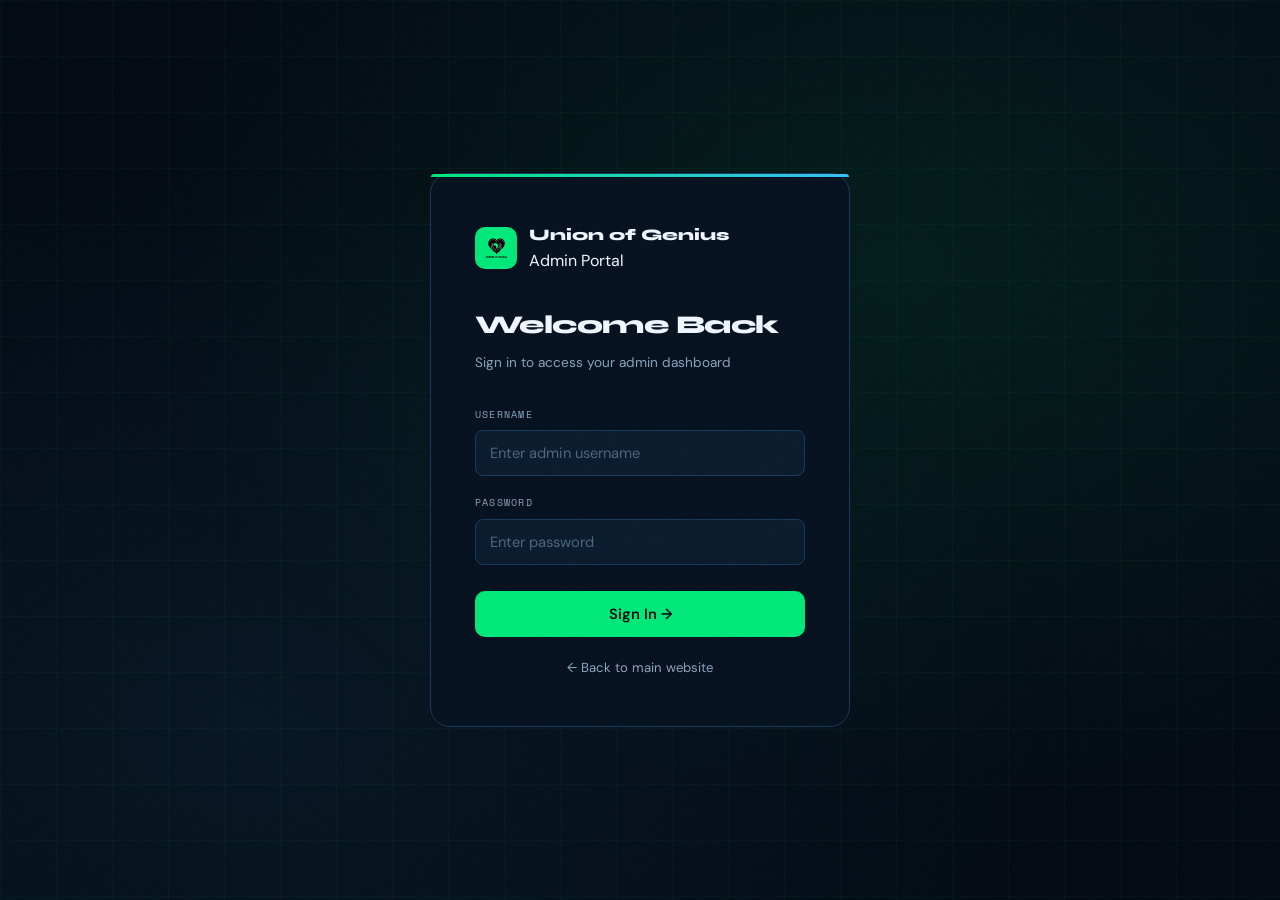
<file: admin/admin.html>
<!DOCTYPE html>
<html lang="en">
<head>
  <meta charset="UTF-8">
  <meta name="viewport" content="width=device-width, initial-scale=1.0">
  <title>Admin Panel — Union of Genius</title>
  <link rel="preconnect" href="https://fonts.googleapis.com">
  <link href="https://fonts.googleapis.com/css2?family=Syne:wght@400;600;700;800&family=DM+Sans:opsz,wght@9..40,300;9..40,400;9..40,500&family=Space+Mono:wght@400;700&display=swap" rel="stylesheet">
  <style>
    /* ── VARIABLES ── */
    :root {
      --bg-deep: #040b14;
      --bg-card: #071220;
      --bg-mid: #0a1c2e;
      --accent-green: #00e879;
      --accent-green-dim: #00e87920;
      --accent-amber: #ffb547;
      --accent-blue: #38bdf8;
      --accent-red: #ff5b5b;
      --text-primary: #f0f6ff;
      --text-muted: #8ba4be;
      --text-dim: #4d6680;
      --border: #0f2540;
      --border-bright: #1a3a5c;
      --font-display: 'Syne', sans-serif;
      --font-body: 'DM Sans', sans-serif;
      --font-mono: 'Space Mono', monospace;
      --sidebar-w: 240px;
      --radius: 12px;
    }

    *, *::before, *::after { box-sizing: border-box; margin: 0; padding: 0; }
    html { scroll-behavior: smooth; }
    body {
      background: var(--bg-deep);
      color: var(--text-primary);
      font-family: var(--font-body);
      line-height: 1.6;
      min-height: 100vh;
    }
    ::selection { background: var(--accent-green); color: var(--bg-deep); }
    ::-webkit-scrollbar { width: 4px; }
    ::-webkit-scrollbar-track { background: var(--bg-deep); }
    ::-webkit-scrollbar-thumb { background: var(--accent-green); border-radius: 2px; }

    /* ── NOISE ── */
    body::before {
      content: '';
      position: fixed; inset: 0;
      background-image: url("data:image/svg+xml,%3Csvg viewBox='0 0 256 256' xmlns='http://www.w3.org/2000/svg'%3E%3Cfilter id='n'%3E%3CfeTurbulence type='fractalNoise' baseFrequency='0.9' numOctaves='4' stitchTiles='stitch'/%3E%3C/filter%3E%3Crect width='100%25' height='100%25' filter='url(%23n)' opacity='0.035'/%3E%3C/svg%3E");
      pointer-events: none; z-index: 9999; opacity: 0.4;
    }

    /* ════════════ LOGIN SCREEN ════════════ */
    #login-screen {
      min-height: 100vh;
      display: flex;
      align-items: center;
      justify-content: center;
      padding: 24px;
      background:
        radial-gradient(ellipse at 70% 30%, rgba(0,232,121,0.09) 0%, transparent 60%),
        radial-gradient(ellipse at 20% 80%, rgba(56,189,248,0.07) 0%, transparent 55%),
        var(--bg-deep);
    }
    #login-screen::after {
      content: '';
      position: fixed; inset: 0;
      background-image: linear-gradient(rgba(0,232,121,0.04) 1px, transparent 1px),
        linear-gradient(90deg, rgba(0,232,121,0.04) 1px, transparent 1px);
      background-size: 56px 56px;
      pointer-events: none;
    }
    .login-box {
      background: var(--bg-card);
      border: 1px solid var(--border-bright);
      border-radius: 20px;
      padding: 48px 44px;
      width: 100%;
      max-width: 420px;
      position: relative;
      z-index: 1;
      animation: fadeUp .5s ease both;
    }
    @keyframes fadeUp { from{opacity:0;transform:translateY(24px)} to{opacity:1;transform:translateY(0)} }
    .login-box::before {
      content: '';
      position: absolute; top: 0; left: 0; right: 0; height: 3px;
      background: linear-gradient(90deg, var(--accent-green), var(--accent-blue));
      border-radius: 20px 20px 0 0;
    }
    .login-logo {
      display: flex; align-items: center; gap: 12px; margin-bottom: 32px;
    }
    .login-logo-icon {
      width: 42px; height: 42px; background: var(--accent-green);
      border-radius: 10px; display: flex; align-items: center; justify-content: center;
      font-family: var(--font-display); font-weight: 800; font-size: 1rem; color: var(--bg-deep);
    }
    .login-logo-text { font-family: var(--font-display); font-weight: 800; font-size: 1rem; }
    .login-logo-sub { font-family: var(--font-mono); font-size: 0.58rem; color: var(--accent-green); letter-spacing: 0.1em; text-transform: uppercase; }
    .login-box h2 { font-family: var(--font-display); font-size: 1.6rem; font-weight: 800; margin-bottom: 6px; letter-spacing: -0.02em; }
    .login-box .login-sub { font-size: 0.85rem; color: var(--text-muted); margin-bottom: 32px; }
    .form-group { margin-bottom: 18px; }
    .form-group label {
      display: block; font-family: var(--font-mono); font-size: 0.65rem;
      letter-spacing: 0.12em; text-transform: uppercase; color: var(--text-muted); margin-bottom: 8px;
    }
    .form-group input, .form-group select, .form-group textarea {
      width: 100%; background: var(--bg-mid); border: 1px solid var(--border-bright);
      border-radius: 8px; padding: 12px 14px; color: var(--text-primary);
      font-family: var(--font-body); font-size: 0.92rem; outline: none;
      transition: border-color .2s, box-shadow .2s;
    }
    .form-group input:focus, .form-group select:focus, .form-group textarea:focus {
      border-color: var(--accent-green); box-shadow: 0 0 0 3px rgba(0,232,121,.1);
    }
    .form-group input::placeholder { color: var(--text-dim); }
    .btn {
      display: inline-flex; align-items: center; gap: 8px; padding: 13px 24px;
      border-radius: 10px; font-family: var(--font-body); font-weight: 600;
      font-size: 0.92rem; cursor: pointer; border: none; transition: all .22s; text-decoration: none;
    }
    .btn-primary { background: var(--accent-green); color: var(--bg-deep); }
    .btn-primary:hover { background: #00ff88; transform: translateY(-1px); box-shadow: 0 8px 24px rgba(0,232,121,.28); }
    .btn-full { width: 100%; justify-content: center; }
    .btn-sm { padding: 7px 14px; font-size: 0.8rem; border-radius: 7px; }
    .btn-outline { background: transparent; color: var(--text-primary); border: 1px solid var(--border-bright); }
    .btn-outline:hover { border-color: var(--accent-green); color: var(--accent-green); }
    .btn-danger { background: var(--accent-red); color: #fff; }
    .btn-danger:hover { background: #ff3a3a; }
    .login-error {
      background: rgba(255,91,91,.12); border: 1px solid rgba(255,91,91,.3);
      color: var(--accent-red); border-radius: 8px; padding: 10px 14px;
      font-size: 0.84rem; margin-bottom: 18px; display: none;
    }
    .login-back {
      display: flex; align-items: center; gap: 6px; margin-top: 20px;
      font-size: 0.82rem; color: var(--text-muted); justify-content: center;
      text-decoration: none; transition: color .2s;
    }
    .login-back:hover { color: var(--accent-green); }

    /* ════════════ ADMIN LAYOUT ════════════ */
    #admin-panel { display: none; }
    #admin-panel.visible { display: flex; min-height: 100vh; }

    /* SIDEBAR */
    .sidebar {
      width: var(--sidebar-w);
      background: var(--bg-card);
      border-right: 1px solid var(--border);
      display: flex; flex-direction: column;
      position: fixed; top: 0; left: 0; bottom: 0;
      z-index: 100;
      transition: transform .3s;
    }
    .sidebar-logo {
      display: flex; align-items: center; gap: 10px;
      padding: 22px 20px; border-bottom: 1px solid var(--border);
    }
    .sidebar-logo-icon {
      width: 34px; height: 34px; background: var(--accent-green); border-radius: 7px;
      display: flex; align-items: center; justify-content: center;
      font-family: var(--font-display); font-weight: 800; font-size: 0.82rem; color: var(--bg-deep);
    }
    .sidebar-logo-text { font-family: var(--font-display); font-weight: 700; font-size: 0.88rem; }
    .sidebar-logo-badge {
      font-family: var(--font-mono); font-size: 0.55rem; color: var(--accent-green);
      letter-spacing: 0.1em; text-transform: uppercase;
    }
    .sidebar-nav { padding: 16px 10px; flex: 1; }
    .sidebar-section-label {
      font-family: var(--font-mono); font-size: 0.58rem; letter-spacing: 0.14em;
      text-transform: uppercase; color: var(--text-dim); padding: 10px 10px 6px;
    }
    .sidebar-link {
      display: flex; align-items: center; gap: 10px; padding: 10px 12px;
      border-radius: 8px; cursor: pointer; transition: background .18s, color .18s;
      color: var(--text-muted); font-size: 0.88rem; font-weight: 500; margin-bottom: 2px;
      border: none; background: none; width: 100%; text-align: left;
    }
    .sidebar-link:hover { background: var(--border); color: var(--text-primary); }
    .sidebar-link.active { background: var(--accent-green-dim); color: var(--accent-green); }
    .sidebar-link .link-icon { font-size: 1rem; width: 20px; text-align: center; }
    .sidebar-link .badge {
      margin-left: auto; background: var(--accent-green); color: var(--bg-deep);
      font-family: var(--font-mono); font-size: 0.6rem; padding: 2px 7px; border-radius: 100px; font-weight: 700;
    }
    .sidebar-footer {
      padding: 16px; border-top: 1px solid var(--border);
    }
    .admin-user {
      display: flex; align-items: center; gap: 10px; margin-bottom: 12px;
    }
    .admin-avatar {
      width: 34px; height: 34px; background: var(--accent-green); border-radius: 50%;
      display: flex; align-items: center; justify-content: center;
      font-family: var(--font-display); font-weight: 800; font-size: 0.75rem; color: var(--bg-deep);
    }
    .admin-name { font-size: 0.84rem; font-weight: 600; }
    .admin-role { font-family: var(--font-mono); font-size: 0.58rem; color: var(--accent-green); letter-spacing: 0.08em; }
    .logout-btn {
      width: 100%; display: flex; align-items: center; gap: 8px;
      padding: 9px 12px; background: transparent; border: 1px solid var(--border);
      border-radius: 8px; color: var(--text-muted); font-size: 0.82rem; cursor: pointer;
      transition: all .2s; font-family: var(--font-body);
    }
    .logout-btn:hover { border-color: var(--accent-red); color: var(--accent-red); }

    /* MAIN CONTENT */
    .main-content {
      margin-left: var(--sidebar-w);
      flex: 1; padding: 32px;
      min-height: 100vh;
    }
    .topbar {
      display: flex; align-items: center; justify-content: space-between;
      margin-bottom: 32px; flex-wrap: wrap; gap: 16px;
    }
    .topbar h1 { font-family: var(--font-display); font-size: 1.8rem; font-weight: 800; letter-spacing: -0.02em; }
    .topbar-right { display: flex; align-items: center; gap: 12px; }
    .label { font-family: var(--font-mono); font-size: 0.65rem; letter-spacing: 0.16em; text-transform: uppercase; color: var(--accent-green); }

    /* PANELS */
    .panel { display: none; }
    .panel.active { display: block; }

    /* STATS STRIP */
    .stats-strip {
      display: grid; grid-template-columns: repeat(4,1fr); gap: 16px; margin-bottom: 28px;
    }
    .stat-tile {
      background: var(--bg-card); border: 1px solid var(--border);
      border-radius: var(--radius); padding: 20px 22px; position: relative; overflow: hidden;
    }
    .stat-tile::before {
      content: ''; position: absolute; top: 0; left: 0; width: 3px; height: 100%;
      background: var(--accent-green);
    }
    .stat-tile.amber::before { background: var(--accent-amber); }
    .stat-tile.blue::before { background: var(--accent-blue); }
    .stat-tile.red::before { background: var(--accent-red); }
    .stat-tile-num { font-family: var(--font-display); font-size: 2rem; font-weight: 800; line-height: 1; margin-bottom: 4px; }
    .stat-tile-label { font-size: 0.78rem; color: var(--text-muted); }

    /* TABLE */
    .table-wrap {
      background: var(--bg-card); border: 1px solid var(--border);
      border-radius: var(--radius); overflow: hidden;
    }
    .table-toolbar {
      display: flex; align-items: center; gap: 12px; padding: 16px 20px;
      border-bottom: 1px solid var(--border); flex-wrap: wrap;
    }
    .table-toolbar h3 { font-family: var(--font-display); font-size: 1rem; font-weight: 700; margin-right: auto; }
    .search-input {
      background: var(--bg-mid); border: 1px solid var(--border-bright); border-radius: 7px;
      padding: 8px 12px; color: var(--text-primary); font-family: var(--font-body);
      font-size: 0.84rem; outline: none; width: 200px;
    }
    .search-input:focus { border-color: var(--accent-green); }
    .search-input::placeholder { color: var(--text-dim); }
    select.filter-select {
      background: var(--bg-mid); border: 1px solid var(--border-bright); border-radius: 7px;
      padding: 8px 12px; color: var(--text-primary); font-family: var(--font-body);
      font-size: 0.84rem; outline: none; cursor: pointer;
    }
    select.filter-select:focus { border-color: var(--accent-green); }
    .data-table { width: 100%; border-collapse: collapse; }
    .data-table th {
      text-align: left; padding: 12px 16px;
      font-family: var(--font-mono); font-size: 0.62rem; letter-spacing: 0.1em;
      text-transform: uppercase; color: var(--text-dim); border-bottom: 1px solid var(--border);
      background: var(--bg-mid);
    }
    .data-table td {
      padding: 13px 16px; font-size: 0.85rem; color: var(--text-muted);
      border-bottom: 1px solid var(--border);
    }
    .data-table tr:last-child td { border-bottom: none; }
    .data-table tbody tr { transition: background .15s; }
    .data-table tbody tr:hover { background: rgba(255,255,255,.02); }
    .td-name { color: var(--text-primary); font-weight: 500; }
    .td-event {
      display: inline-flex; align-items: center; padding: 3px 10px;
      border-radius: 100px; font-family: var(--font-mono); font-size: 0.62rem;
      letter-spacing: .08em; text-transform: uppercase;
      background: var(--accent-green-dim); color: var(--accent-green);
      border: 1px solid rgba(0,232,121,.2);
    }
    .td-level {
      display: inline-flex; align-items: center; padding: 2px 9px;
      border-radius: 100px; font-size: 0.7rem;
      background: rgba(56,189,248,.1); color: var(--accent-blue);
      border: 1px solid rgba(56,189,248,.2);
    }
    .td-date { font-family: var(--font-mono); font-size: 0.7rem; color: var(--text-dim); }
    .empty-state {
      text-align: center; padding: 60px 20px; color: var(--text-muted);
    }
    .empty-state .icon { font-size: 3rem; margin-bottom: 12px; display: block; }
    .empty-state p { font-size: 0.9rem; }
    .table-footer {
      padding: 12px 20px; border-top: 1px solid var(--border);
      display: flex; align-items: center; justify-content: space-between;
      flex-wrap: wrap; gap: 8px;
    }
    .table-count { font-family: var(--font-mono); font-size: 0.68rem; color: var(--text-dim); }
    .export-btn {
      display: flex; align-items: center; gap: 6px; padding: 7px 14px;
      background: transparent; border: 1px solid var(--border-bright);
      border-radius: 7px; color: var(--text-muted); font-size: 0.8rem;
      cursor: pointer; font-family: var(--font-body); transition: all .2s;
    }
    .export-btn:hover { border-color: var(--accent-green); color: var(--accent-green); }

    /* BLOG EDITOR */
    .blog-editor-grid {
      display: grid; grid-template-columns: 1fr 340px; gap: 24px; align-items: start;
    }
    .card {
      background: var(--bg-card); border: 1px solid var(--border);
      border-radius: var(--radius); overflow: hidden;
    }
    .card-header {
      padding: 16px 22px; border-bottom: 1px solid var(--border);
      display: flex; align-items: center; gap: 12px;
    }
    .card-header h3 { font-family: var(--font-display); font-size: 1rem; font-weight: 700; flex: 1; }
    .card-body { padding: 22px; }
    .form-row { display: grid; grid-template-columns: 1fr 1fr; gap: 14px; }
    .form-group textarea {
      width: 100%; background: var(--bg-mid); border: 1px solid var(--border-bright);
      border-radius: 8px; padding: 12px 14px; color: var(--text-primary);
      font-family: var(--font-body); font-size: 0.88rem; outline: none;
      transition: border-color .2s; resize: vertical;
    }
    .form-group textarea:focus { border-color: var(--accent-green); box-shadow: 0 0 0 3px rgba(0,232,121,.1); }
    .char-count { font-family: var(--font-mono); font-size: 0.62rem; color: var(--text-dim); text-align: right; margin-top: 4px; }
    .blog-preview {
      background: var(--bg-mid); border-radius: 10px; padding: 20px;
      margin-top: 16px;
    }
    .blog-preview-cat { font-family: var(--font-mono); font-size: 0.62rem; color: var(--accent-green); letter-spacing: .1em; text-transform: uppercase; margin-bottom: 8px; }
    .blog-preview h4 { font-family: var(--font-display); font-size: 1.05rem; font-weight: 700; margin-bottom: 8px; line-height: 1.3; }
    .blog-preview p { font-size: 0.82rem; color: var(--text-muted); line-height: 1.6; }
    .blog-preview-meta { font-family: var(--font-mono); font-size: 0.62rem; color: var(--text-dim); margin-top: 12px; }
    .blog-list { display: flex; flex-direction: column; gap: 12px; }
    .blog-list-item {
      background: var(--bg-mid); border: 1px solid var(--border);
      border-radius: 10px; padding: 14px 16px; display: flex; gap: 12px; align-items: flex-start;
    }
    .blog-list-icon { font-size: 1.5rem; flex-shrink: 0; }
    .blog-list-info { flex: 1; min-width: 0; }
    .blog-list-title { font-family: var(--font-display); font-size: 0.88rem; font-weight: 700; margin-bottom: 3px; white-space: nowrap; overflow: hidden; text-overflow: ellipsis; }
    .blog-list-meta { font-family: var(--font-mono); font-size: 0.62rem; color: var(--text-dim); }
    .blog-list-actions { display: flex; gap: 6px; flex-shrink: 0; }
    .icon-btn {
      width: 30px; height: 30px; border-radius: 6px; border: 1px solid var(--border);
      background: transparent; cursor: pointer; display: flex; align-items: center;
      justify-content: center; font-size: 0.8rem; transition: all .2s; color: var(--text-muted);
    }
    .icon-btn:hover { border-color: var(--accent-red); color: var(--accent-red); }
    .draft-badge {
      font-family: var(--font-mono); font-size: 0.58rem; padding: 2px 7px;
      border-radius: 100px; background: rgba(255,181,71,.15); color: var(--accent-amber);
      border: 1px solid rgba(255,181,71,.2); letter-spacing: .06em;
    }
    .live-badge {
      font-family: var(--font-mono); font-size: 0.58rem; padding: 2px 7px;
      border-radius: 100px; background: var(--accent-green-dim); color: var(--accent-green);
      border: 1px solid rgba(0,232,121,.2); letter-spacing: .06em;
    }

    /* SUBSCRIPTIONS */
    .sub-stats {
      display: grid; grid-template-columns: repeat(3,1fr); gap: 16px; margin-bottom: 24px;
    }
    .sub-chart-bar {
      display: flex; flex-direction: column; gap: 10px;
    }
    .bar-row { display: flex; align-items: center; gap: 12px; }
    .bar-label { font-size: 0.8rem; color: var(--text-muted); width: 120px; flex-shrink: 0; }
    .bar-track { flex: 1; background: var(--bg-mid); border-radius: 100px; height: 8px; overflow: hidden; }
    .bar-fill { height: 100%; border-radius: 100px; background: var(--accent-green); transition: width 1s ease; }
    .bar-count { font-family: var(--font-mono); font-size: 0.68rem; color: var(--text-muted); width: 32px; text-align: right; flex-shrink: 0; }

    /* TOAST */
    .toast {
      position: fixed; bottom: 24px; right: 24px; z-index: 9000;
      background: var(--bg-card); border: 1px solid var(--accent-green);
      border-radius: 12px; padding: 14px 20px; max-width: 300px;
      transform: translateY(100px); opacity: 0; transition: all .35s;
    }
    .toast.show { transform: translateY(0); opacity: 1; }
    .toast-title { font-family: var(--font-mono); font-size: 0.65rem; color: var(--accent-green); letter-spacing: .1em; text-transform: uppercase; margin-bottom: 4px; }
    .toast p { font-size: 0.82rem; color: var(--text-muted); }

    /* DELETE CONFIRM MODAL */
    .modal-overlay {
      position: fixed; inset: 0; background: rgba(4,11,20,.85);
      backdrop-filter: blur(8px); z-index: 500; display: none;
      align-items: center; justify-content: center;
    }
    .modal-overlay.show { display: flex; }
    .modal-box {
      background: var(--bg-card); border: 1px solid var(--border-bright);
      border-radius: 16px; padding: 32px; max-width: 380px; width: 90%;
      animation: fadeUp .3s ease both;
    }
    .modal-box h3 { font-family: var(--font-display); font-size: 1.15rem; margin-bottom: 10px; }
    .modal-box p { font-size: 0.88rem; color: var(--text-muted); margin-bottom: 24px; line-height: 1.6; }
    .modal-actions { display: flex; gap: 12px; justify-content: flex-end; }

    /* MOBILE SIDEBAR TOGGLE */
    .mob-sidebar-btn {
      display: none; position: fixed; top: 16px; left: 16px; z-index: 200;
      width: 40px; height: 40px; background: var(--bg-card); border: 1px solid var(--border);
      border-radius: 8px; align-items: center; justify-content: center; cursor: pointer;
      font-size: 1.1rem;
    }

    @media (max-width: 900px) {
      .sidebar { transform: translateX(-100%); }
      .sidebar.open { transform: translateX(0); }
      .main-content { margin-left: 0; }
      .mob-sidebar-btn { display: flex; }
      .stats-strip { grid-template-columns: 1fr 1fr; }
      .blog-editor-grid { grid-template-columns: 1fr; }
      .sub-stats { grid-template-columns: 1fr; }
    }
    @media (max-width: 600px) {
      .main-content { padding: 16px; }
      .stats-strip { grid-template-columns: 1fr 1fr; }
      .form-row { grid-template-columns: 1fr; }
      .topbar h1 { font-size: 1.4rem; }
    }
  </style>
</head>
<body>

<!-- ════════════════════════════
     LOGIN SCREEN
════════════════════════════ -->
<div id="login-screen">
  <div class="login-box">
    <div class="login-logo">
      <div class="login-logo-icon"><img src="../logo.png" width="40px"></div>
      <div>
        <div class="login-logo-text">Union of Genius</div>
        <div class="login-logo-badge">Admin Portal</div>
      </div>
    </div>
    <h2>Welcome Back</h2>
    <p class="login-sub">Sign in to access your admin dashboard</p>

    <div class="login-error" id="login-error">
      Incorrect username or password. Please try again.
    </div>

    <form id="login-form" novalidate>
      <div class="form-group">
        <label for="l-user">Username</label>
        <input type="text" id="l-user" placeholder="Enter admin username" autocomplete="username">
      </div>
      <div class="form-group">
        <label for="l-pass">Password</label>
        <input type="password" id="l-pass" placeholder="Enter password" autocomplete="current-password">
      </div>
      <button type="submit" class="btn btn-primary btn-full" style="margin-top:8px;">
        Sign In →
      </button>
    </form>

    <a href="index.html" class="login-back">← Back to main website</a>
  </div>
</div>

<!-- ════════════════════════════
     ADMIN PANEL
════════════════════════════ -->
<button class="mob-sidebar-btn" id="mob-sidebar-btn" aria-label="Menu">☰</button>

<div id="admin-panel">

  <!-- SIDEBAR -->
  <aside class="sidebar" id="sidebar">
    <div class="sidebar-logo">
      <div class="sidebar-logo-icon"><img src="../logo.png" width="40px"></div>
      <div>
        <div class="sidebar-logo-text">Union of Genius</div>
        <div class="sidebar-logo-badge">Admin Dashboard</div>
      </div>
    </div>

    <nav class="sidebar-nav">
      <div class="sidebar-section-label">Overview</div>
      <button class="sidebar-link active" data-panel="dashboard">
        <span class="link-icon">📊</span> Dashboard
      </button>

      <div class="sidebar-section-label" style="margin-top:12px;">Management</div>
      <button class="sidebar-link" data-panel="registrations">
        <span class="link-icon">📋</span> Registrations
        <span class="badge" id="reg-badge">0</span>
      </button>
      <button class="sidebar-link" data-panel="blog">
        <span class="link-icon">✍️</span> Blog Manager
      </button>
      <button class="sidebar-link" data-panel="subscriptions">
        <span class="link-icon">📬</span> Subscriptions
        <span class="badge" id="sub-badge" style="background:var(--accent-blue);color:var(--bg-deep);">0</span>
      </button>
      <button class="sidebar-link" data-panel="contacts">
        <span class="link-icon">💬</span> Messages
        <span class="badge" id="msg-badge" style="background:var(--accent-amber);color:var(--bg-deep);">0</span>
      </button>
    </nav>

    <div class="sidebar-footer">
      <div class="admin-user">
        <div class="admin-avatar">AD</div>
        <div>
          <div class="admin-name">Admin</div>
          <div class="admin-role">Super Admin</div>
        </div>
      </div>
      <button class="logout-btn" id="logout-btn">
        <span>🚪</span> Sign Out
      </button>
    </div>
  </aside>

  <!-- MAIN -->
  <main class="main-content">

    <!-- ── DASHBOARD ── -->
    <div class="panel active" id="panel-dashboard">
      <div class="topbar">
        <div>
          <div class="label" style="margin-bottom:6px;">Overview</div>
          <h1>Dashboard</h1>
        </div>
        <div class="topbar-right">
          <span style="font-family:var(--font-mono);font-size:0.72rem;color:var(--text-muted);" id="dash-time"></span>
          <a href="index.html" target="_blank" class="btn btn-outline btn-sm">View Site ↗</a>
        </div>
      </div>

      <div class="stats-strip">
        <div class="stat-tile">
          <div class="stat-tile-num" id="d-total-regs">0</div>
          <div class="stat-tile-label">Total Registrations</div>
        </div>
        <div class="stat-tile amber">
          <div class="stat-tile-num" id="d-total-subs">0</div>
          <div class="stat-tile-label">Newsletter Subscribers</div>
        </div>
        <div class="stat-tile blue">
          <div class="stat-tile-num" id="d-total-msgs">0</div>
          <div class="stat-tile-label">Contact Messages</div>
        </div>
        <div class="stat-tile" style="--accent-green:#a78bfa;">
          <div class="stat-tile-num" id="d-total-blogs">0</div>
          <div class="stat-tile-label">Blog Posts</div>
        </div>
      </div>

      <!-- Recent Registrations -->
      <div class="table-wrap" style="margin-bottom:24px;">
        <div class="table-toolbar">
          <h3>Recent Registrations</h3>
          <button class="btn btn-outline btn-sm" onclick="switchPanel('registrations')">View All →</button>
        </div>
        <table class="data-table" id="dash-reg-table">
          <thead>
            <tr>
              <th>Name</th><th>Event</th><th>State</th><th>Registered</th>
            </tr>
          </thead>
          <tbody id="dash-reg-body">
            <tr><td colspan="4"><div class="empty-state"><span class="icon">📋</span><p>No registrations yet</p></div></td></tr>
          </tbody>
        </table>
      </div>

      <!-- Recent Messages -->
      <div class="table-wrap">
        <div class="table-toolbar">
          <h3>Recent Messages</h3>
          <button class="btn btn-outline btn-sm" onclick="switchPanel('contacts')">View All →</button>
        </div>
        <table class="data-table">
          <thead>
            <tr><th>Name</th><th>Email</th><th>Subject</th><th>Date</th></tr>
          </thead>
          <tbody id="dash-msg-body">
            <tr><td colspan="4"><div class="empty-state"><span class="icon">💬</span><p>No messages yet</p></div></td></tr>
          </tbody>
        </table>
      </div>
    </div>

    <!-- ── REGISTRATIONS ── -->
    <div class="panel" id="panel-registrations">
      <div class="topbar">
        <div>
          <div class="label" style="margin-bottom:6px;">Event Management</div>
          <h1>Registrations</h1>
        </div>
        <div class="topbar-right">
          <button class="export-btn" id="export-csv-btn">⬇ Export CSV</button>
        </div>
      </div>

      <div class="stats-strip" style="grid-template-columns:repeat(5,1fr);">
        <div class="stat-tile" id="rt-all-tile"><div class="stat-tile-num" id="rt-all">0</div><div class="stat-tile-label">All Events</div></div>
        <div class="stat-tile" id="rt-tf-tile"><div class="stat-tile-num" id="rt-tf">0</div><div class="stat-tile-label">TechFest</div></div>
        <div class="stat-tile amber" id="rt-ai-tile"><div class="stat-tile-num" id="rt-ai">0</div><div class="stat-tile-label">AI Summit</div></div>
        <div class="stat-tile blue" id="rt-git-tile"><div class="stat-tile-num" id="rt-git">0</div><div class="stat-tile-label">Girls in Tech</div></div>
        <div class="stat-tile" id="rt-h-tile"><div class="stat-tile-num" id="rt-h">0</div><div class="stat-tile-label">Hackathon + Others</div></div>
      </div>

      <div class="table-wrap">
        <div class="table-toolbar">
          <h3>All Registrations</h3>
          <input class="search-input" id="reg-search" placeholder="Search name or email…">
          <select class="filter-select" id="reg-event-filter">
            <option value="">All Events</option>
            <option value="techfest-2025">TechFest Nigeria 2025</option>
            <option value="ai-summit-abuja">AI Summit Abuja</option>
            <option value="girls-in-tech-ph">Girls in Tech PH</option>
            <option value="hackathon-kano">Northern Hackathon</option>
            <option value="digital-literacy-enugu">Digital Literacy Enugu</option>
          </select>
          <select class="filter-select" id="reg-level-filter">
            <option value="">All Levels</option>
            <option value="beginner">Beginner</option>
            <option value="intermediate">Intermediate</option>
            <option value="advanced">Advanced</option>
            <option value="expert">Expert</option>
          </select>
        </div>
        <div style="overflow-x:auto;">
          <table class="data-table">
            <thead>
              <tr>
                <th>ID</th><th>Name</th><th>Email</th><th>Phone</th>
                <th>State</th><th>Event</th><th>Level</th>
                <th>Organisation</th><th>Newsletter</th><th>Date</th><th></th>
              </tr>
            </thead>
            <tbody id="reg-table-body">
              <tr><td colspan="11"><div class="empty-state"><span class="icon">📋</span><p>No registrations yet. They'll appear here once people register on the main site.</p></div></td></tr>
            </tbody>
          </table>
        </div>
        <div class="table-footer">
          <span class="table-count" id="reg-count">0 records</span>
          <button class="export-btn" onclick="exportCSV()">⬇ Export CSV</button>
        </div>
      </div>
    </div>

    <!-- ── BLOG MANAGER ── -->
    <div class="panel" id="panel-blog">
      <div class="topbar">
        <div>
          <div class="label" style="margin-bottom:6px;">Content Management</div>
          <h1>Blog Manager</h1>
        </div>
      </div>

      <div class="blog-editor-grid">
        <!-- Editor -->
        <div>
          <div class="card" style="margin-bottom:24px;">
            <div class="card-header">
              <h3 id="blog-form-title">New Blog Post</h3>
              <button class="btn btn-outline btn-sm" id="blog-reset-btn">Clear</button>
            </div>
            <div class="card-body">
              <input type="hidden" id="blog-edit-id">
              <div class="form-group">
                <label>Post Title *</label>
                <input type="text" id="blog-title" placeholder="Enter a compelling headline…">
              </div>
              <div class="form-row">
                <div class="form-group">
                  <label>Category *</label>
                  <select id="blog-category">
                    <option value="">Select category</option>
                    <option>Artificial Intelligence</option>
                    <option>Girls in Tech</option>
                    <option>Policy</option>
                    <option>Cybersecurity</option>
                    <option>Digital Economy</option>
                    <option>Digital Literacy</option>
                    <option>Entrepreneurship</option>
                    <option>Events</option>
                    <option>Alumni Stories</option>
                    <option>Announcements</option>
                  </select>
                </div>
                <div class="form-group">
                  <label>Author *</label>
                  <input type="text" id="blog-author" placeholder="Author name">
                </div>
              </div>
              <div class="form-group">
                <label>Cover Emoji / Icon</label>
                <input type="text" id="blog-emoji" placeholder="e.g. 🤖 🔐 📊 (one emoji)">
              </div>
              <div class="form-group">
                <label>Short Excerpt * <span style="color:var(--text-dim);font-size:0.7em;">(shown on blog card)</span></label>
                <textarea id="blog-excerpt" rows="3" placeholder="A 1–2 sentence summary shown on the blog listing page…"></textarea>
                <div class="char-count"><span id="excerpt-count">0</span>/180 characters</div>
              </div>
              <div class="form-group">
                <label>Full Article Content *</label>
                <textarea id="blog-content" rows="10" placeholder="Write your full article here. You can use line breaks for paragraphs…"></textarea>
              </div>
              <div class="form-group">
                <label>Status</label>
                <select id="blog-status">
                  <option value="live">Live (visible on site)</option>
                  <option value="draft">Draft (saved, not published)</option>
                </select>
              </div>

              <!-- Live Preview -->
              <div class="blog-preview" id="blog-preview">
                <div class="blog-preview-cat" id="prev-cat">Category</div>
                <h4 id="prev-title">Your blog title will appear here…</h4>
                <p id="prev-excerpt">Your excerpt will appear here…</p>
                <div class="blog-preview-meta" id="prev-meta">Author · Date</div>
              </div>

              <div style="display:flex;gap:12px;margin-top:20px;flex-wrap:wrap;">
                <button class="btn btn-primary" id="blog-publish-btn">Publish Post →</button>
                <button class="btn btn-outline" id="blog-draft-btn">Save as Draft</button>
              </div>
            </div>
          </div>
        </div>

        <!-- Post List -->
        <div class="card">
          <div class="card-header">
            <h3>All Posts</h3>
            <span class="label" id="blog-post-count">0 posts</span>
          </div>
          <div class="card-body">
            <div class="blog-list" id="blog-list">
              <div class="empty-state">
                <span class="icon">✍️</span>
                <p>No posts yet. Write your first article!</p>
              </div>
            </div>
          </div>
        </div>
      </div>
    </div>

    <!-- ── SUBSCRIPTIONS ── -->
    <div class="panel" id="panel-subscriptions">
      <div class="topbar">
        <div>
          <div class="label" style="margin-bottom:6px;">Newsletter</div>
          <h1>Subscriptions</h1>
        </div>
        <div class="topbar-right">
          <button class="export-btn" onclick="exportSubs()">⬇ Export CSV</button>
        </div>
      </div>

      <div class="sub-stats">
        <div class="stat-tile">
          <div class="stat-tile-num" id="sub-total">0</div>
          <div class="stat-tile-label">Total Subscribers</div>
        </div>
        <div class="stat-tile amber">
          <div class="stat-tile-num" id="sub-from-reg">0</div>
          <div class="stat-tile-label">Via Event Registration</div>
        </div>
        <div class="stat-tile blue">
          <div class="stat-tile-num" id="sub-direct">0</div>
          <div class="stat-tile-label">Direct Signups</div>
        </div>
      </div>

      <!-- By Event Breakdown -->
      <div class="card" style="margin-bottom:24px;">
        <div class="card-header"><h3>Opt-ins by Event</h3></div>
        <div class="card-body">
          <div class="sub-chart-bar" id="sub-chart"></div>
        </div>
      </div>

      <div class="table-wrap">
        <div class="table-toolbar">
          <h3>Subscriber List</h3>
          <input class="search-input" id="sub-search" placeholder="Search name or email…">
        </div>
        <div style="overflow-x:auto;">
          <table class="data-table">
            <thead>
              <tr><th>Name</th><th>Email</th><th>Source</th><th>Event</th><th>Date</th></tr>
            </thead>
            <tbody id="sub-table-body">
              <tr><td colspan="5"><div class="empty-state"><span class="icon">📬</span><p>No subscribers yet.</p></div></td></tr>
            </tbody>
          </table>
        </div>
        <div class="table-footer">
          <span class="table-count" id="sub-count">0 records</span>
        </div>
      </div>
    </div>

    <!-- ── CONTACTS / MESSAGES ── -->
    <div class="panel" id="panel-contacts">
      <div class="topbar">
        <div>
          <div class="label" style="margin-bottom:6px;">Inbox</div>
          <h1>Messages</h1>
        </div>
        <div class="topbar-right">
          <button class="export-btn" onclick="exportMsgs()">⬇ Export CSV</button>
        </div>
      </div>

      <div class="table-wrap">
        <div class="table-toolbar">
          <h3>All Contact Messages</h3>
          <input class="search-input" id="msg-search" placeholder="Search messages…">
        </div>
        <div style="overflow-x:auto;">
          <table class="data-table">
            <thead>
              <tr><th>Name</th><th>Email</th><th>Subject</th><th>Message</th><th>Date</th><th></th></tr>
            </thead>
            <tbody id="msg-table-body">
              <tr><td colspan="6"><div class="empty-state"><span class="icon">💬</span><p>No messages yet.</p></div></td></tr>
            </tbody>
          </table>
        </div>
        <div class="table-footer">
          <span class="table-count" id="msg-count">0 records</span>
        </div>
      </div>
    </div>

  </main>
</div>

<!-- DELETE CONFIRM MODAL -->
<div class="modal-overlay" id="delete-modal">
  <div class="modal-box">
    <h3>Confirm Delete</h3>
    <p id="delete-modal-msg">Are you sure you want to delete this item? This action cannot be undone.</p>
    <div class="modal-actions">
      <button class="btn btn-outline btn-sm" onclick="closeModal()">Cancel</button>
      <button class="btn btn-danger btn-sm" id="delete-confirm-btn">Delete</button>
    </div>
  </div>
</div>

<!-- TOAST -->
<div class="toast" id="toast">
  <div class="toast-title" id="toast-title">Notice</div>
  <p id="toast-msg"></p>
</div>

<script src="../js/db.js"></script>
<script>
// ─────────────────────────────────────────────
// ADMIN CREDENTIALS
// ─────────────────────────────────────────────
const ADMIN_USER = 'unionofgenius';
const ADMIN_PASS = 'UOG@Admin2025!';
const SESSION_KEY = 'uog_admin_session';

// ─────────────────────────────────────────────
// DB — thin aliases over Supabase helpers from db.js
// ─────────────────────────────────────────────
function dbGetAll(table)    { return sbAdminGetAll(table); }
function dbAdd(table, data) { return sbAdminInsert(table, data); }
function dbPut(table, data) {
  const { id, ...rest } = data;
  return sbAdminUpdate(table, id, rest);
}
function dbDelete(table, id) { return sbAdminDelete(table, id); }

// ─────────────────────────────────────────────
// AUTH
// ─────────────────────────────────────────────
function checkSession() {
  return sessionStorage.getItem(SESSION_KEY) === 'true';
}
function login(user, pass) {
  return user === ADMIN_USER && pass === ADMIN_PASS;
}
function logout() {
  sessionStorage.removeItem(SESSION_KEY);
  document.getElementById('admin-panel').classList.remove('visible');
  document.getElementById('login-screen').style.display = 'flex';
  document.getElementById('l-user').value = '';
  document.getElementById('l-pass').value = '';
}

document.getElementById('login-form').addEventListener('submit', (e) => {
  e.preventDefault();
  const u = document.getElementById('l-user').value.trim();
  const p = document.getElementById('l-pass').value;
  const err = document.getElementById('login-error');
  if (login(u, p)) {
    err.style.display = 'none';
    sessionStorage.setItem(SESSION_KEY, 'true');
    document.getElementById('login-screen').style.display = 'none';
    document.getElementById('admin-panel').classList.add('visible');
    initAdmin();
  } else {
    err.style.display = 'block';
    document.getElementById('l-pass').value = '';
  }
});

document.getElementById('logout-btn').addEventListener('click', logout);

// ─────────────────────────────────────────────
// PANEL ROUTING
// ─────────────────────────────────────────────
function switchPanel(name) {
  document.querySelectorAll('.panel').forEach(p => p.classList.remove('active'));
  document.querySelectorAll('.sidebar-link').forEach(l => l.classList.remove('active'));
  document.getElementById('panel-' + name).classList.add('active');
  document.querySelector(`[data-panel="${name}"]`).classList.add('active');
  // Refresh data when switching
  if (name === 'registrations') loadRegistrations();
  if (name === 'subscriptions') loadSubscriptions();
  if (name === 'contacts') loadContacts();
  if (name === 'blog') loadBlogPosts();
  if (name === 'dashboard') loadDashboard();
  // Close mobile sidebar
  document.getElementById('sidebar').classList.remove('open');
}

document.querySelectorAll('.sidebar-link[data-panel]').forEach(btn => {
  btn.addEventListener('click', () => switchPanel(btn.dataset.panel));
});

// Mobile sidebar toggle
document.getElementById('mob-sidebar-btn').addEventListener('click', () => {
  document.getElementById('sidebar').classList.toggle('open');
});

// ─────────────────────────────────────────────
// TOAST
// ─────────────────────────────────────────────
function showToast(title, msg) {
  const t = document.getElementById('toast');
  document.getElementById('toast-title').textContent = title;
  document.getElementById('toast-msg').textContent = msg;
  t.classList.add('show');
  setTimeout(() => t.classList.remove('show'), 3500);
}

// ─────────────────────────────────────────────
// DELETE MODAL
// ─────────────────────────────────────────────
let _deleteCb = null;
function confirmDelete(message, cb) {
  document.getElementById('delete-modal-msg').textContent = message;
  _deleteCb = cb;
  document.getElementById('delete-modal').classList.add('show');
}
function closeModal() {
  document.getElementById('delete-modal').classList.remove('show');
  _deleteCb = null;
}
document.getElementById('delete-confirm-btn').addEventListener('click', () => {
  if (_deleteCb) _deleteCb();
  closeModal();
});

// ─────────────────────────────────────────────
// HELPERS
// ─────────────────────────────────────────────
function formatDate(iso) {
  if (!iso) return '—';
  const d = new Date(iso);
  return d.toLocaleDateString('en-GB', { day:'2-digit', month:'short', year:'numeric' }) +
    ' ' + d.toLocaleTimeString('en-GB', { hour:'2-digit', minute:'2-digit' });
}
function eventLabel(key) {
  const map = {
    'techfest-2025': 'TechFest 2025',
    'ai-summit-abuja': 'AI Summit Abuja',
    'girls-in-tech-ph': 'Girls in Tech PH',
    'hackathon-kano': 'Northern Hackathon',
    'digital-literacy-enugu': 'Digital Literacy Enugu',
  };
  return map[key] || key || '—';
}
function levelLabel(l) {
  return l ? l.charAt(0).toUpperCase() + l.slice(1) : '—';
}
function escHtml(s) {
  return String(s || '').replace(/&/g,'&amp;').replace(/</g,'&lt;').replace(/>/g,'&gt;').replace(/"/g,'&quot;');
}

// ─────────────────────────────────────────────
// DASHBOARD
// ─────────────────────────────────────────────
async function loadDashboard() {
  try {
    const [regs, subs, msgs, blogs] = await Promise.all([
      dbGetAll('registrations'), dbGetAll('subscribers'),
      dbGetAll('contacts'), dbGetAll('blogs')
    ]);
    document.getElementById('d-total-regs').textContent = regs.length;
    document.getElementById('d-total-subs').textContent = subs.length;
    document.getElementById('d-total-msgs').textContent = msgs.length;
    document.getElementById('d-total-blogs').textContent = blogs.length;
    document.getElementById('reg-badge').textContent = regs.length;
    document.getElementById('sub-badge').textContent = subs.length;
    document.getElementById('msg-badge').textContent = msgs.length;

    // Recent 5 registrations (already sorted newest-first from Supabase)
    const tbody = document.getElementById('dash-reg-body');
    const recent = regs.slice(0, 5);
    tbody.innerHTML = recent.length === 0
      ? `<tr><td colspan="4"><div class="empty-state"><span class="icon">📋</span><p>No registrations yet</p></div></td></tr>`
      : recent.map(r => `<tr>
          <td class="td-name">${escHtml(r.first_name)} ${escHtml(r.last_name)}</td>
          <td><span class="td-event">${escHtml(eventLabel(r.event))}</span></td>
          <td>${escHtml(r.state || '—')}</td>
          <td class="td-date">${formatDate(r.created_at)}</td>
        </tr>`).join('');

    // Recent 5 messages
    const mbody = document.getElementById('dash-msg-body');
    const recentM = msgs.slice(0, 5);
    mbody.innerHTML = recentM.length === 0
      ? `<tr><td colspan="4"><div class="empty-state"><span class="icon">💬</span><p>No messages yet</p></div></td></tr>`
      : recentM.map(m => `<tr>
          <td class="td-name">${escHtml(m.name)}</td>
          <td>${escHtml(m.email)}</td>
          <td>${escHtml(m.subject)}</td>
          <td class="td-date">${formatDate(m.created_at)}</td>
        </tr>`).join('');
  } catch(e) {
    console.error('Dashboard load error:', e);
    showToast('Error', 'Could not load data. Check your Supabase keys in js/db.js');
  }
  updateClock();
}

function updateClock() {
  const el = document.getElementById('dash-time');
  if (el) el.textContent = new Date().toLocaleString('en-GB', { weekday:'short', day:'2-digit', month:'short', year:'numeric', hour:'2-digit', minute:'2-digit' });
}

// ─────────────────────────────────────────────
// REGISTRATIONS
// ─────────────────────────────────────────────
let _allRegs = [];

async function loadRegistrations() {
  try {
    _allRegs = await dbGetAll('registrations');
    renderRegTable(_allRegs);
    updateRegStats(_allRegs);
    document.getElementById('reg-badge').textContent = _allRegs.length;
    document.getElementById('d-total-regs').textContent = _allRegs.length;
  } catch(e) { showToast('Error', 'Could not load registrations.'); }
}

function updateRegStats(regs) {
  document.getElementById('rt-all').textContent = regs.length;
  document.getElementById('rt-tf').textContent  = regs.filter(r => r.event === 'techfest-2025').length;
  document.getElementById('rt-ai').textContent  = regs.filter(r => r.event === 'ai-summit-abuja').length;
  document.getElementById('rt-git').textContent = regs.filter(r => r.event === 'girls-in-tech-ph').length;
  document.getElementById('rt-h').textContent   = regs.filter(r => r.event === 'hackathon-kano' || r.event === 'digital-literacy-enugu').length;
}

function renderRegTable(regs) {
  const tbody = document.getElementById('reg-table-body');
  document.getElementById('reg-count').textContent = `${regs.length} record${regs.length !== 1 ? 's' : ''}`;
  if (regs.length === 0) {
    tbody.innerHTML = `<tr><td colspan="11"><div class="empty-state"><span class="icon">📋</span><p>No registrations match your filter.</p></div></td></tr>`;
    return;
  }
  tbody.innerHTML = regs.map(r => `
    <tr>
      <td class="td-date">REG-${String(r.id).padStart(5,'0')}</td>
      <td class="td-name">${escHtml(r.first_name)} ${escHtml(r.last_name)}</td>
      <td>${escHtml(r.email)}</td>
      <td>${escHtml(r.phone || '—')}</td>
      <td>${escHtml(r.state || '—')}</td>
      <td><span class="td-event">${escHtml(eventLabel(r.event))}</span></td>
      <td><span class="td-level">${escHtml(levelLabel(r.experience))}</span></td>
      <td>${escHtml(r.organization || '—')}</td>
      <td style="color:${r.newsletter ? 'var(--accent-green)' : 'var(--text-dim)'}">${r.newsletter ? 'Yes' : 'No'}</td>
      <td class="td-date">${formatDate(r.created_at)}</td>
      <td><button class="icon-btn" title="Delete" onclick="deleteReg(${r.id})">🗑</button></td>
    </tr>`).join('');
}

async function deleteReg(id) {
  confirmDelete('Delete this registration? This cannot be undone.', async () => {
    await dbDelete('registrations', id);
    showToast('Deleted', 'Registration removed.');
    loadRegistrations();
  });
}

function filterRegs() {
  const q  = document.getElementById('reg-search').value.toLowerCase();
  const ev = document.getElementById('reg-event-filter').value;
  const lv = document.getElementById('reg-level-filter').value;
  renderRegTable(_allRegs.filter(r => {
    const name = `${r.first_name} ${r.last_name} ${r.email}`.toLowerCase();
    return (!q || name.includes(q)) && (!ev || r.event === ev) && (!lv || r.experience === lv);
  }));
}
document.getElementById('reg-search').addEventListener('input', filterRegs);
document.getElementById('reg-event-filter').addEventListener('change', filterRegs);
document.getElementById('reg-level-filter').addEventListener('change', filterRegs);

function exportCSV() {
  if (_allRegs.length === 0) { showToast('Empty', 'No registrations to export.'); return; }
  const headers = ['ID','First Name','Last Name','Email','Phone','State','Organisation','Event','Level','Newsletter','Date'];
  const rows = _allRegs.map(r => [
    `REG-${String(r.id).padStart(5,'0')}`,
    r.first_name, r.last_name, r.email, r.phone || '',
    r.state || '', r.organization || '', eventLabel(r.event),
    levelLabel(r.experience), r.newsletter ? 'Yes' : 'No',
    formatDate(r.created_at)
  ].map(v => `"${String(v).replace(/"/g,'""')}"`).join(','));
  downloadFile([headers.join(','), ...rows].join('\n'), 'text/csv', `uog-registrations-${Date.now()}.csv`);
  showToast('Exported', 'CSV downloaded successfully.');
}
document.getElementById('export-csv-btn').addEventListener('click', exportCSV);

// ─────────────────────────────────────────────
// BLOG MANAGER
// ─────────────────────────────────────────────
let _blogs = [];

async function loadBlogPosts() {
  try {
    _blogs = await dbGetAll('blogs');
    renderBlogList();
    document.getElementById('d-total-blogs').textContent = _blogs.length;
  } catch(e) { showToast('Error', 'Could not load blog posts.'); }
}

function renderBlogList() {
  const el = document.getElementById('blog-list');
  document.getElementById('blog-post-count').textContent = `${_blogs.length} post${_blogs.length !== 1 ? 's' : ''}`;
  if (_blogs.length === 0) {
    el.innerHTML = `<div class="empty-state"><span class="icon">✍️</span><p>No posts yet.</p></div>`;
    return;
  }
  el.innerHTML = _blogs.map(b => `
    <div class="blog-list-item">
      <div class="blog-list-icon">${escHtml(b.emoji || '📝')}</div>
      <div class="blog-list-info">
        <div class="blog-list-title">${escHtml(b.title)}</div>
        <div class="blog-list-meta">${escHtml(b.category)} · ${escHtml(b.author)} · ${formatDate(b.created_at)}</div>
        <div style="margin-top:4px;">
          <span class="${b.status === 'live' ? 'live-badge' : 'draft-badge'}">${b.status === 'live' ? '● Live' : '◌ Draft'}</span>
        </div>
      </div>
      <div class="blog-list-actions">
        <button class="icon-btn" title="Edit" onclick="editBlog(${b.id})" style="color:var(--accent-green);border-color:rgba(0,232,121,.3);">✏</button>
        <button class="icon-btn" title="Delete" onclick="deleteBlog(${b.id})">🗑</button>
      </div>
    </div>`).join('');
}

['blog-title','blog-excerpt','blog-category','blog-author'].forEach(id => {
  document.getElementById(id).addEventListener('input', updateBlogPreview);
});
document.getElementById('blog-excerpt').addEventListener('input', function() {
  document.getElementById('excerpt-count').textContent = this.value.length;
});

function updateBlogPreview() {
  document.getElementById('prev-cat').textContent     = document.getElementById('blog-category').value || 'Category';
  document.getElementById('prev-title').textContent   = document.getElementById('blog-title').value || 'Your blog title will appear here…';
  document.getElementById('prev-excerpt').textContent = document.getElementById('blog-excerpt').value || 'Your excerpt will appear here…';
  const author = document.getElementById('blog-author').value || 'Author';
  document.getElementById('prev-meta').textContent = `${author} · ${new Date().toLocaleDateString('en-GB',{day:'2-digit',month:'short',year:'numeric'})}`;
}

async function saveBlog(status) {
  const title    = document.getElementById('blog-title').value.trim();
  const category = document.getElementById('blog-category').value;
  const author   = document.getElementById('blog-author').value.trim();
  const excerpt  = document.getElementById('blog-excerpt').value.trim();
  const content  = document.getElementById('blog-content').value.trim();
  const emoji    = document.getElementById('blog-emoji').value.trim() || '📝';
  const editId   = document.getElementById('blog-edit-id').value;

  if (!title || !category || !author || !excerpt || !content) {
    showToast('Incomplete', 'Please fill in all required fields.');
    return;
  }

  // Supabase column names (snake_case, no camelCase)
  const data = { title, category, author, excerpt, content, emoji, status, bg_color: 'linear-gradient(135deg,var(--bg-card),var(--bg-mid))' };

  try {
    if (editId) {
      await dbPut('blogs', { ...data, id: parseInt(editId) });
      showToast('Updated', `"${title}" has been updated.`);
    } else {
      await dbAdd('blogs', data);
      showToast(status === 'live' ? 'Published!' : 'Saved as Draft', `"${title}" ${status === 'live' ? 'is now live on the site.' : 'saved as draft.'}`);
    }
    resetBlogForm();
    loadBlogPosts();
  } catch(e) {
    console.error('Blog save error:', e);
    showToast('Error', 'Could not save post. Check Supabase keys.');
  }
}

function resetBlogForm() {
  ['blog-title','blog-author','blog-emoji','blog-excerpt','blog-content'].forEach(id => document.getElementById(id).value = '');
  document.getElementById('blog-category').value = '';
  document.getElementById('blog-status').value = 'live';
  document.getElementById('blog-edit-id').value = '';
  document.getElementById('blog-form-title').textContent = 'New Blog Post';
  document.getElementById('excerpt-count').textContent = '0';
  updateBlogPreview();
}

function editBlog(id) {
  const b = _blogs.find(p => p.id === id);
  if (!b) return;
  document.getElementById('blog-edit-id').value       = b.id;
  document.getElementById('blog-title').value         = b.title;
  document.getElementById('blog-category').value      = b.category;
  document.getElementById('blog-author').value        = b.author;
  document.getElementById('blog-emoji').value         = b.emoji || '';
  document.getElementById('blog-excerpt').value       = b.excerpt;
  document.getElementById('blog-content').value       = b.content;
  document.getElementById('blog-status').value        = b.status;
  document.getElementById('blog-form-title').textContent = 'Edit Post';
  document.getElementById('excerpt-count').textContent = b.excerpt.length;
  updateBlogPreview();
  document.querySelector('.card-header').scrollIntoView({ behavior: 'smooth' });
}

async function deleteBlog(id) {
  const b = _blogs.find(p => p.id === id);
  confirmDelete(`Delete "${b ? b.title : 'this post'}"? This cannot be undone.`, async () => {
    await dbDelete('blogs', id);
    showToast('Deleted', 'Blog post removed.');
    loadBlogPosts();
  });
}

document.getElementById('blog-publish-btn').addEventListener('click', () => saveBlog('live'));
document.getElementById('blog-draft-btn').addEventListener('click',   () => saveBlog('draft'));
document.getElementById('blog-reset-btn').addEventListener('click',   resetBlogForm);

// ─────────────────────────────────────────────
// SUBSCRIPTIONS
// ─────────────────────────────────────────────
let _subs = [];

async function loadSubscriptions() {
  try {
    const [regs, directSubs] = await Promise.all([dbGetAll('registrations'), dbGetAll('subscribers')]);
    const fromRegs = regs.filter(r => r.newsletter).map(r => ({
      id: 'reg-' + r.id,
      name: `${r.first_name} ${r.last_name}`,
      email: r.email,
      source: 'Event Registration',
      event: eventLabel(r.event),
      created_at: r.created_at,
    }));
    _subs = [
      ...fromRegs,
      ...directSubs.map(s => ({ ...s, source: 'Direct Signup', event: '—' }))
    ].sort((a,b) => new Date(b.created_at) - new Date(a.created_at));

    document.getElementById('sub-total').textContent    = _subs.length;
    document.getElementById('sub-from-reg').textContent = fromRegs.length;
    document.getElementById('sub-direct').textContent   = directSubs.length;
    document.getElementById('sub-badge').textContent    = _subs.length;
    document.getElementById('d-total-subs').textContent = _subs.length;

    renderSubTable(_subs);
    renderSubChart(fromRegs, regs);
  } catch(e) { showToast('Error', 'Could not load subscriptions.'); }
}

function renderSubTable(subs) {
  const tbody = document.getElementById('sub-table-body');
  document.getElementById('sub-count').textContent = `${subs.length} record${subs.length !== 1 ? 's' : ''}`;
  if (subs.length === 0) {
    tbody.innerHTML = `<tr><td colspan="5"><div class="empty-state"><span class="icon">📬</span><p>No subscribers yet.</p></div></td></tr>`;
    return;
  }
  tbody.innerHTML = subs.map(s => `
    <tr>
      <td class="td-name">${escHtml(s.name)}</td>
      <td>${escHtml(s.email)}</td>
      <td><span class="td-level">${escHtml(s.source)}</span></td>
      <td>${escHtml(s.event)}</td>
      <td class="td-date">${formatDate(s.created_at)}</td>
    </tr>`).join('');
}

function renderSubChart(fromRegs, allRegs) {
  const events = [
    { key: 'techfest-2025',          label: 'TechFest 2025'       },
    { key: 'ai-summit-abuja',        label: 'AI Summit Abuja'      },
    { key: 'girls-in-tech-ph',       label: 'Girls in Tech PH'     },
    { key: 'hackathon-kano',         label: 'Northern Hackathon'   },
    { key: 'digital-literacy-enugu', label: 'Digital Literacy'     },
  ];
  const counts = events.map(ev => allRegs.filter(r => r.newsletter && r.event === ev.key).length);
  const maxCount = Math.max(1, ...counts);
  document.getElementById('sub-chart').innerHTML = events.map((ev, i) => `
    <div class="bar-row">
      <div class="bar-label">${ev.label}</div>
      <div class="bar-track"><div class="bar-fill" style="width:${Math.round((counts[i]/maxCount)*100)}%"></div></div>
      <div class="bar-count">${counts[i]}</div>
    </div>`).join('');
}

document.getElementById('sub-search').addEventListener('input', function() {
  const q = this.value.toLowerCase();
  renderSubTable(_subs.filter(s => `${s.name} ${s.email}`.toLowerCase().includes(q)));
});

function exportSubs() {
  if (_subs.length === 0) { showToast('Empty', 'No subscribers to export.'); return; }
  const headers = ['Name','Email','Source','Event','Date'];
  const rows = _subs.map(s => [s.name, s.email, s.source, s.event, formatDate(s.created_at)]
    .map(v => `"${String(v).replace(/"/g,'""')}"`).join(','));
  downloadFile([headers.join(','), ...rows].join('\n'), 'text/csv', `uog-subscribers-${Date.now()}.csv`);
  showToast('Exported', 'CSV downloaded.');
}

// ─────────────────────────────────────────────
// CONTACTS / MESSAGES
// ─────────────────────────────────────────────
let _msgs = [];

async function loadContacts() {
  try {
    _msgs = await dbGetAll('contacts');
    renderMsgTable(_msgs);
    document.getElementById('msg-badge').textContent    = _msgs.length;
    document.getElementById('d-total-msgs').textContent = _msgs.length;
  } catch(e) { showToast('Error', 'Could not load messages.'); }
}

function renderMsgTable(msgs) {
  const tbody = document.getElementById('msg-table-body');
  document.getElementById('msg-count').textContent = `${msgs.length} message${msgs.length !== 1 ? 's' : ''}`;
  if (msgs.length === 0) {
    tbody.innerHTML = `<tr><td colspan="6"><div class="empty-state"><span class="icon">💬</span><p>No messages yet.</p></div></td></tr>`;
    return;
  }
  tbody.innerHTML = msgs.map(m => `
    <tr>
      <td class="td-name">${escHtml(m.name)}</td>
      <td>${escHtml(m.email)}</td>
      <td><span class="td-level">${escHtml(m.subject)}</span></td>
      <td style="max-width:240px;white-space:nowrap;overflow:hidden;text-overflow:ellipsis;">${escHtml(m.message)}</td>
      <td class="td-date">${formatDate(m.created_at)}</td>
      <td><button class="icon-btn" title="Delete" onclick="deleteMsg(${m.id})">🗑</button></td>
    </tr>`).join('');
}

document.getElementById('msg-search').addEventListener('input', function() {
  const q = this.value.toLowerCase();
  renderMsgTable(_msgs.filter(m => `${m.name} ${m.email} ${m.subject} ${m.message}`.toLowerCase().includes(q)));
});

async function deleteMsg(id) {
  confirmDelete('Delete this message? This cannot be undone.', async () => {
    await dbDelete('contacts', id);
    showToast('Deleted', 'Message removed.');
    loadContacts();
  });
}

function exportMsgs() {
  if (_msgs.length === 0) { showToast('Empty', 'No messages to export.'); return; }
  const headers = ['Name','Email','Subject','Message','Date'];
  const rows = _msgs.map(m => [m.name, m.email, m.subject, m.message, formatDate(m.created_at)]
    .map(v => `"${String(v).replace(/"/g,'""')}"`).join(','));
  downloadFile([headers.join(','), ...rows].join('\n'), 'text/csv', `uog-messages-${Date.now()}.csv`);
  showToast('Exported', 'CSV downloaded.');
}

// ─────────────────────────────────────────────
// DOWNLOAD HELPER
// ─────────────────────────────────────────────
function downloadFile(content, type, filename) {
  const blob = new Blob([content], { type });
  const a = document.createElement('a');
  a.href = URL.createObjectURL(blob);
  a.download = filename;
  a.click();
  URL.revokeObjectURL(a.href);
}

// ─────────────────────────────────────────────
// INIT
// ─────────────────────────────────────────────
async function initAdmin() {
  loadDashboard();
  setInterval(updateClock, 60000);
}

window.addEventListener('DOMContentLoaded', async () => {
  if (checkSession()) {
    document.getElementById('login-screen').style.display = 'none';
    document.getElementById('admin-panel').classList.add('visible');
    await initAdmin();
  }
});
</script>
</body>
</html>
</file>
<file: css/style.css>
/* ===== UNION OF GENIUS — STYLESHEET ===== */

@import url('https://fonts.googleapis.com/css2?family=Syne:wght@400;500;600;700;800&family=DM+Sans:ital,opsz,wght@0,9..40,300;0,9..40,400;0,9..40,500;1,9..40,300&family=Space+Mono:wght@400;700&display=swap');

:root {
  --bg-deep: #040b14;
  --bg-card: #071220;
  --bg-mid: #0a1c2e;
  --accent-green: #00e879;
  --accent-green-dim: #00e87930;
  --accent-amber: #ffb547;
  --accent-blue: #38bdf8;
  --text-primary: #f0f6ff;
  --text-muted: #8ba4be;
  --text-dim: #4d6680;
  --border: #0f2540;
  --border-bright: #1a3a5c;
  --nav-height: 80px;
  --radius: 12px;
  --font-display: 'Syne', sans-serif;
  --font-body: 'DM Sans', sans-serif;
  --font-mono: 'Space Mono', monospace;
}

*, *::before, *::after { box-sizing: border-box; margin: 0; padding: 0; }

html { scroll-behavior: smooth; font-size: 16px; }

body {
  background: var(--bg-deep);
  color: var(--text-primary);
  font-family: var(--font-body);
  line-height: 1.6;
  overflow-x: hidden;
}

/* ── NOISE TEXTURE OVERLAY ── */
body::before {
  content: '';
  position: fixed;
  inset: 0;
  background-image: url("data:image/svg+xml,%3Csvg viewBox='0 0 256 256' xmlns='http://www.w3.org/2000/svg'%3E%3Cfilter id='n'%3E%3CfeTurbulence type='fractalNoise' baseFrequency='0.9' numOctaves='4' stitchTiles='stitch'/%3E%3C/filter%3E%3Crect width='100%25' height='100%25' filter='url(%23n)' opacity='0.035'/%3E%3C/svg%3E");
  pointer-events: none;
  z-index: 9999;
  opacity: 0.4;
}

/* ── SCROLLBAR ── */
::-webkit-scrollbar { width: 4px; }
::-webkit-scrollbar-track { background: var(--bg-deep); }
::-webkit-scrollbar-thumb { background: var(--accent-green); border-radius: 2px; }

/* ── SELECTION ── */
::selection { background: var(--accent-green); color: var(--bg-deep); }

/* ── TYPOGRAPHY ── */
h1, h2, h3, h4, h5 { font-family: var(--font-display); font-weight: 700; line-height: 1.15; }

.label {
  font-family: var(--font-mono);
  font-size: 0.7rem;
  letter-spacing: 0.18em;
  text-transform: uppercase;
  color: var(--accent-green);
}

a { color: inherit; text-decoration: none; }

/* =============================
   NAVIGATION
============================= */
nav {
  position: fixed;
  top: 0; left: 0; right: 0;
  height: var(--nav-height);
  z-index: 1000;
  display: flex;
  align-items: center;
  padding: 0 5vw;
  transition: background 0.4s, backdrop-filter 0.4s, border-bottom 0.4s;
}
nav.scrolled {
  background: rgba(4, 11, 20, 0.88);
  backdrop-filter: blur(20px);
  border-bottom: 1px solid var(--border);
}

.nav-logo {
  display: flex;
  align-items: center;
  gap: 12px;
  text-decoration: none;
}
.nav-logo-icon {
  width: 40px; height: 40px;
  background: var(--accent-green);
  border-radius: 8px;
  display: flex; align-items: center; justify-content: center;
  font-family: var(--font-display);
  font-weight: 800;
  font-size: 1rem;
  color: var(--bg-deep);
  letter-spacing: -0.05em;
  flex-shrink: 0;
}
.nav-logo-text {
  font-family: var(--font-display);
  font-weight: 800;
  font-size: 1.05rem;
  color: var(--text-primary);
  line-height: 1.2;
}
.nav-logo-sub {
  font-family: var(--font-mono);
  font-size: 0.6rem;
  color: var(--text-muted);
  letter-spacing: 0.1em;
  text-transform: uppercase;
}

.nav-links {
  display: flex;
  align-items: center;
  gap: 2px;
  margin-left: auto;
  list-style: none;
}
.nav-links a {
  font-family: var(--font-body);
  font-size: 0.88rem;
  font-weight: 500;
  color: var(--text-muted);
  padding: 8px 14px;
  border-radius: 6px;
  transition: color 0.2s, background 0.2s;
  white-space: nowrap;
}
.nav-links a:hover,
.nav-links a.active { color: var(--text-primary); background: var(--border); }
.nav-links a.active { color: var(--accent-green); }

.nav-cta {
  margin-left: 16px;
  padding: 9px 20px !important;
  background: var(--accent-green) !important;
  color: var(--bg-deep) !important;
  border-radius: 8px !important;
  font-weight: 700 !important;
  transition: opacity 0.2s !important;
}
.nav-cta:hover { opacity: 0.85 !important; }

/* Hamburger */
.hamburger {
  display: none;
  flex-direction: column;
  gap: 5px;
  cursor: pointer;
  padding: 6px;
  margin-left: auto;
  background: none;
  border: none;
}
.hamburger span {
  display: block;
  width: 26px; height: 2px;
  background: var(--text-primary);
  border-radius: 2px;
  transition: transform 0.3s, opacity 0.3s;
}
.hamburger.open span:nth-child(1) { transform: translateY(7px) rotate(45deg); }
.hamburger.open span:nth-child(2) { opacity: 0; }
.hamburger.open span:nth-child(3) { transform: translateY(-7px) rotate(-45deg); }

/* Mobile Nav */
.mobile-nav {
  display: none;
  position: fixed;
  top: var(--nav-height);
  left: 0; right: 0;
  background: rgba(4, 11, 20, 0.97);
  backdrop-filter: blur(20px);
  border-bottom: 1px solid var(--border);
  padding: 16px 5vw 24px;
  z-index: 999;
  flex-direction: column;
  gap: 4px;
  transform: translateY(-8px);
  opacity: 0;
  transition: transform 0.3s, opacity 0.3s;
}
.mobile-nav.open {
  display: flex;
  transform: translateY(0);
  opacity: 1;
}
.mobile-nav a {
  font-family: var(--font-body);
  font-size: 1rem;
  font-weight: 500;
  color: var(--text-muted);
  padding: 12px 16px;
  border-radius: 8px;
  transition: color 0.2s, background 0.2s;
}
.mobile-nav a:hover { color: var(--text-primary); background: var(--border); }
.mobile-nav a.nav-cta-mobile {
  margin-top: 8px;
  background: var(--accent-green);
  color: var(--bg-deep);
  font-weight: 700;
  text-align: center;
}

/* =============================
   PAGE SYSTEM
============================= */
.page { display: none; }
.page.active { display: block; }

/* =============================
   HERO SECTION
============================= */
.hero {
  min-height: 100vh;
  display: flex;
  align-items: center;
  position: relative;
  padding: calc(var(--nav-height) + 60px) 5vw 80px;
  overflow: hidden;
}

/* Grid lines BG */
.hero::after {
  content: '';
  position: absolute;
  inset: 0;
  background-image:
    linear-gradient(rgba(0, 232, 121, 0.04) 1px, transparent 1px),
    linear-gradient(90deg, rgba(0, 232, 121, 0.04) 1px, transparent 1px);
  background-size: 60px 60px;
  pointer-events: none;
}

.hero-glow {
  position: absolute;
  width: 700px; height: 700px;
  background: radial-gradient(circle, rgba(0, 232, 121, 0.12) 0%, transparent 70%);
  top: -100px; right: -200px;
  pointer-events: none;
  animation: pulseGlow 6s ease-in-out infinite;
}
.hero-glow-2 {
  position: absolute;
  width: 500px; height: 500px;
  background: radial-gradient(circle, rgba(56, 189, 248, 0.08) 0%, transparent 70%);
  bottom: -100px; left: -100px;
  pointer-events: none;
}

@keyframes pulseGlow {
  0%, 100% { transform: scale(1); opacity: 1; }
  50% { transform: scale(1.08); opacity: 0.7; }
}

.hero-content {
  position: relative;
  z-index: 1;
  max-width: 780px;
}

.hero-tag {
  display: inline-flex;
  align-items: center;
  gap: 8px;
  border: 1px solid var(--border-bright);
  border-radius: 100px;
  padding: 6px 16px 6px 8px;
  margin-bottom: 32px;
  animation: fadeSlideUp 0.7s ease both;
}
.hero-tag-dot {
  width: 8px; height: 8px;
  border-radius: 50%;
  background: var(--accent-green);
  animation: blink 2s ease-in-out infinite;
}
@keyframes blink { 0%,100%{opacity:1} 50%{opacity:0.3} }
.hero-tag span { font-family: var(--font-mono); font-size: 0.72rem; color: var(--text-muted); letter-spacing: 0.08em; }

.hero h1 {
  font-size: clamp(2.8rem, 7vw, 5.5rem);
  font-weight: 800;
  letter-spacing: -0.03em;
  line-height: 1.05;
  margin-bottom: 28px;
  animation: fadeSlideUp 0.7s 0.1s ease both;
}
.hero h1 em {
  font-style: normal;
  color: var(--accent-green);
  position: relative;
}

.hero-desc {
  font-size: 1.15rem;
  color: var(--text-muted);
  max-width: 560px;
  margin-bottom: 44px;
  line-height: 1.7;
  animation: fadeSlideUp 0.7s 0.2s ease both;
}

.hero-buttons {
  display: flex;
  gap: 14px;
  flex-wrap: wrap;
  animation: fadeSlideUp 0.7s 0.3s ease both;
}

.btn {
  display: inline-flex;
  align-items: center;
  gap: 8px;
  padding: 14px 28px;
  border-radius: 10px;
  font-family: var(--font-body);
  font-weight: 600;
  font-size: 0.95rem;
  cursor: pointer;
  border: none;
  transition: all 0.25s;
  text-decoration: none;
}
.btn-primary {
  background: var(--accent-green);
  color: var(--bg-deep);
}
.btn-primary:hover { background: #00ff88; transform: translateY(-2px); box-shadow: 0 12px 32px rgba(0,232,121,0.3); }
.btn-outline {
  background: transparent;
  color: var(--text-primary);
  border: 1px solid var(--border-bright);
}
.btn-outline:hover { border-color: var(--accent-green); color: var(--accent-green); transform: translateY(-2px); }

.hero-stats {
  position: absolute;
  right: 5vw;
  top: 50%;
  transform: translateY(-50%);
  display: flex;
  flex-direction: column;
  gap: 20px;
  z-index: 1;
  animation: fadeSlideUp 0.7s 0.4s ease both;
}
.stat-card {
  background: var(--bg-card);
  border: 1px solid var(--border);
  border-radius: var(--radius);
  padding: 20px 24px;
  min-width: 160px;
  position: relative;
  overflow: hidden;
}
.stat-card::before {
  content: '';
  position: absolute;
  top: 0; left: 0;
  width: 3px; height: 100%;
  background: var(--accent-green);
}
.stat-number {
  font-family: var(--font-display);
  font-size: 2rem;
  font-weight: 800;
  color: var(--text-primary);
  line-height: 1;
  margin-bottom: 4px;
}
.stat-label {
  font-size: 0.78rem;
  color: var(--text-muted);
}

@keyframes fadeSlideUp {
  from { opacity: 0; transform: translateY(24px); }
  to { opacity: 1; transform: translateY(0); }
}

/* =============================
   SECTIONS COMMON
============================= */
section {
  padding: 100px 5vw;
}
.section-header {
  margin-bottom: 60px;
}
.section-header h2 {
  font-size: clamp(2rem, 4vw, 3rem);
  font-weight: 800;
  letter-spacing: -0.02em;
  margin-top: 12px;
}
.section-header p {
  color: var(--text-muted);
  max-width: 560px;
  margin-top: 16px;
  font-size: 1.05rem;
  line-height: 1.7;
}

/* =============================
   MARQUEE / TICKER
============================= */
.marquee-wrapper {
  background: var(--accent-green);
  overflow: hidden;
  white-space: nowrap;
  padding: 14px 0;
}
.marquee-track {
  display: inline-flex;
  gap: 0;
  animation: marquee 25s linear infinite;
}
.marquee-item {
  display: inline-flex;
  align-items: center;
  gap: 20px;
  padding: 0 30px;
  font-family: var(--font-mono);
  font-size: 0.78rem;
  font-weight: 700;
  color: var(--bg-deep);
  letter-spacing: 0.1em;
  text-transform: uppercase;
}
.marquee-item::after {
  content: '◆';
  opacity: 0.5;
}
@keyframes marquee {
  from { transform: translateX(0); }
  to { transform: translateX(-50%); }
}

/* =============================
   MISSION SECTION
============================= */
.mission-grid {
  display: grid;
  grid-template-columns: 1fr 1fr;
  gap: 40px;
  align-items: center;
}
.mission-visual {
  position: relative;
  height: 480px;
}
.mission-card-main {
  position: absolute;
  top: 0; left: 0; right: 40px;
  bottom: 40px;
  background: var(--bg-card);
  border: 1px solid var(--border);
  border-radius: 20px;
  overflow: hidden;
  display: flex;
  flex-direction: column;
  padding: 32px;
}
.mission-card-accent {
  position: absolute;
  bottom: 0; right: 0;
  width: 200px; height: 200px;
  background: var(--accent-green);
  border-radius: 16px;
  display: flex;
  align-items: center;
  justify-content: center;
  font-family: var(--font-display);
  font-size: 3.5rem;
  font-weight: 800;
  color: var(--bg-deep);
  line-height: 1;
  text-align: center;
  padding: 20px;
}
.mission-pattern {
  flex: 1;
  background-image: repeating-linear-gradient(
    45deg,
    rgba(0,232,121,0.05) 0px,
    rgba(0,232,121,0.05) 1px,
    transparent 1px,
    transparent 20px
  );
  border-radius: 8px;
  margin-bottom: 24px;
  position: relative;
}
.mission-pattern-text {
  position: absolute;
  inset: 0;
  display: flex;
  align-items: center;
  justify-content: center;
  font-family: var(--font-mono);
  font-size: 0.7rem;
  color: var(--accent-green);
  opacity: 0.5;
  text-align: center;
  padding: 20px;
  line-height: 2;
}

.mission-pillars {
  display: flex;
  flex-direction: column;
  gap: 24px;
}
.pillar {
  display: flex;
  gap: 16px;
  align-items: flex-start;
}
.pillar-icon {
  width: 44px; height: 44px;
  border-radius: 10px;
  background: var(--accent-green-dim);
  border: 1px solid rgba(0,232,121,0.2);
  display: flex;
  align-items: center;
  justify-content: center;
  font-size: 1.2rem;
  flex-shrink: 0;
}
.pillar-text h4 {
  font-family: var(--font-display);
  font-size: 1rem;
  margin-bottom: 4px;
}
.pillar-text p { font-size: 0.88rem; color: var(--text-muted); line-height: 1.6; }

/* =============================
   PROGRAMS
============================= */
.programs-grid {
  display: grid;
  grid-template-columns: repeat(3, 1fr);
  gap: 24px;
}
.program-card {
  background: var(--bg-card);
  border: 1px solid var(--border);
  border-radius: 16px;
  padding: 28px;
  transition: border-color 0.3s, transform 0.3s, box-shadow 0.3s;
  position: relative;
  overflow: hidden;
  cursor: default;
}
.program-card:hover {
  border-color: var(--accent-green);
  transform: translateY(-6px);
  box-shadow: 0 24px 48px rgba(0,0,0,0.4);
}
.program-card::after {
  content: '';
  position: absolute;
  bottom: 0; left: 0; right: 0;
  height: 2px;
  background: var(--accent-green);
  transform: scaleX(0);
  transition: transform 0.3s;
}
.program-card:hover::after { transform: scaleX(1); }
.program-icon {
  font-size: 2.2rem;
  margin-bottom: 20px;
  display: block;
}
.program-card h3 {
  font-size: 1.15rem;
  margin-bottom: 10px;
}
.program-card p {
  font-size: 0.88rem;
  color: var(--text-muted);
  line-height: 1.6;
}
.program-tag {
  display: inline-block;
  margin-top: 16px;
  padding: 4px 10px;
  border-radius: 100px;
  font-family: var(--font-mono);
  font-size: 0.65rem;
  letter-spacing: 0.1em;
  text-transform: uppercase;
  background: var(--accent-green-dim);
  color: var(--accent-green);
  border: 1px solid rgba(0,232,121,0.2);
}

/* =============================
   EVENTS REGISTRATION
============================= */
.events-section {
  background: var(--bg-mid);
  border-top: 1px solid var(--border);
  border-bottom: 1px solid var(--border);
}
.events-grid {
  display: grid;
  grid-template-columns: 1fr 1fr;
  gap: 60px;
  align-items: start;
}
.events-list {
  display: flex;
  flex-direction: column;
  gap: 16px;
}
.event-item {
  background: var(--bg-card);
  border: 1px solid var(--border);
  border-radius: 12px;
  padding: 20px 24px;
  display: flex;
  gap: 20px;
  align-items: flex-start;
  transition: border-color 0.2s;
  cursor: pointer;
}
.event-item:hover { border-color: var(--border-bright); }
.event-item.featured { border-color: var(--accent-green); }
.event-date-box {
  text-align: center;
  min-width: 52px;
  flex-shrink: 0;
}
.event-date-box .day {
  font-family: var(--font-display);
  font-size: 1.8rem;
  font-weight: 800;
  color: var(--accent-green);
  line-height: 1;
}
.event-date-box .month {
  font-family: var(--font-mono);
  font-size: 0.65rem;
  letter-spacing: 0.1em;
  color: var(--text-muted);
  text-transform: uppercase;
}
.event-info h4 {
  font-size: 0.95rem;
  margin-bottom: 4px;
}
.event-info p {
  font-size: 0.8rem;
  color: var(--text-muted);
}
.event-badge {
  margin-left: auto;
  padding: 3px 10px;
  border-radius: 100px;
  font-family: var(--font-mono);
  font-size: 0.6rem;
  letter-spacing: 0.08em;
  text-transform: uppercase;
  background: var(--accent-green);
  color: var(--bg-deep);
  align-self: flex-start;
  flex-shrink: 0;
}

/* Registration Form */
.reg-form-container {
  background: var(--bg-card);
  border: 1px solid var(--border-bright);
  border-radius: 20px;
  padding: 36px;
  position: relative;
  overflow: hidden;
}
.reg-form-container::before {
  content: '';
  position: absolute;
  top: 0; left: 0; right: 0;
  height: 3px;
  background: linear-gradient(90deg, var(--accent-green), var(--accent-blue));
}
.reg-form-container h3 {
  font-size: 1.4rem;
  margin-bottom: 6px;
}
.reg-form-container .form-subtitle {
  font-size: 0.88rem;
  color: var(--text-muted);
  margin-bottom: 28px;
}

.form-row {
  display: grid;
  grid-template-columns: 1fr 1fr;
  gap: 16px;
}
.form-group {
  margin-bottom: 18px;
}
.form-group label {
  display: block;
  font-family: var(--font-mono);
  font-size: 0.68rem;
  letter-spacing: 0.12em;
  text-transform: uppercase;
  color: var(--text-muted);
  margin-bottom: 8px;
}
.form-group input,
.form-group select,
.form-group textarea {
  width: 100%;
  background: var(--bg-mid);
  border: 1px solid var(--border-bright);
  border-radius: 8px;
  padding: 12px 14px;
  color: var(--text-primary);
  font-family: var(--font-body);
  font-size: 0.92rem;
  outline: none;
  transition: border-color 0.2s, box-shadow 0.2s;
}
.form-group input:focus,
.form-group select:focus,
.form-group textarea:focus {
  border-color: var(--accent-green);
  box-shadow: 0 0 0 3px rgba(0,232,121,0.1);
}
.form-group input::placeholder,
.form-group textarea::placeholder { color: var(--text-dim); }
.form-group select option { background: var(--bg-card); }
.form-group textarea { resize: vertical; min-height: 80px; }

.form-check {
  display: flex;
  align-items: flex-start;
  gap: 10px;
  margin-bottom: 20px;
  cursor: pointer;
}
.form-check input[type="checkbox"] {
  width: 18px; height: 18px;
  accent-color: var(--accent-green);
  flex-shrink: 0;
  margin-top: 2px;
}
.form-check span { font-size: 0.82rem; color: var(--text-muted); line-height: 1.4; }

.btn-full { width: 100%; justify-content: center; }

.form-success {
  display: none;
  text-align: center;
  padding: 32px;
}
.form-success .success-icon {
  font-size: 3rem;
  margin-bottom: 16px;
  display: block;
}
.form-success h4 {
  font-size: 1.3rem;
  margin-bottom: 8px;
  color: var(--accent-green);
}
.form-success p { color: var(--text-muted); font-size: 0.9rem; }

/* =============================
   IMPACT SECTION
============================= */
.impact-section {
  position: relative;
  overflow: hidden;
}
.impact-section::before {
  content: '';
  position: absolute;
  inset: 0;
  background: radial-gradient(ellipse at center, rgba(0,232,121,0.06) 0%, transparent 70%);
}
.impact-grid {
  display: grid;
  grid-template-columns: repeat(4, 1fr);
  gap: 2px;
  background: var(--border);
  border: 1px solid var(--border);
  border-radius: 16px;
  overflow: hidden;
}
.impact-item {
  background: var(--bg-card);
  padding: 40px 32px;
  text-align: center;
}
.impact-number {
  font-family: var(--font-display);
  font-size: clamp(2.5rem, 5vw, 3.5rem);
  font-weight: 800;
  color: var(--text-primary);
  line-height: 1;
  margin-bottom: 8px;
}
.impact-number span { color: var(--accent-green); }
.impact-label {
  font-size: 0.85rem;
  color: var(--text-muted);
}

/* =============================
   TESTIMONIALS
============================= */
.testimonials-grid {
  display: grid;
  grid-template-columns: repeat(3, 1fr);
  gap: 24px;
}
.testimonial-card {
  background: var(--bg-card);
  border: 1px solid var(--border);
  border-radius: 16px;
  padding: 28px;
  transition: border-color 0.3s;
}
.testimonial-card:hover { border-color: var(--border-bright); }
.testimonial-quote {
  font-size: 1.6rem;
  color: var(--accent-green);
  margin-bottom: 16px;
  font-family: var(--font-display);
}
.testimonial-card p {
  font-size: 0.92rem;
  color: var(--text-muted);
  line-height: 1.7;
  margin-bottom: 24px;
  font-style: italic;
}
.testimonial-author {
  display: flex;
  align-items: center;
  gap: 12px;
}
.author-avatar {
  width: 40px; height: 40px;
  border-radius: 50%;
  display: flex;
  align-items: center;
  justify-content: center;
  font-family: var(--font-display);
  font-weight: 700;
  font-size: 0.85rem;
  color: var(--bg-deep);
}
.author-name {
  font-family: var(--font-display);
  font-size: 0.9rem;
  font-weight: 600;
}
.author-role {
  font-family: var(--font-mono);
  font-size: 0.65rem;
  color: var(--text-muted);
  letter-spacing: 0.06em;
}

/* =============================
   TEAM PAGE
============================= */
.team-grid {
  display: grid;
  grid-template-columns: repeat(3, 1fr);
  gap: 28px;
}
.team-card {
  background: var(--bg-card);
  border: 1px solid var(--border);
  border-radius: 16px;
  overflow: hidden;
  transition: transform 0.3s, border-color 0.3s;
}
.team-card:hover { transform: translateY(-6px); border-color: var(--accent-green); }
.team-avatar {
  height: 200px;
  display: flex;
  align-items: center;
  justify-content: center;
  font-size: 5rem;
  position: relative;
}
.team-card-body {
  padding: 20px 24px 24px;
}
.team-card-body h3 {
  font-size: 1.05rem;
  margin-bottom: 4px;
}
.team-role {
  font-family: var(--font-mono);
  font-size: 0.68rem;
  color: var(--accent-green);
  letter-spacing: 0.1em;
  text-transform: uppercase;
  margin-bottom: 12px;
}
.team-bio {
  font-size: 0.84rem;
  color: var(--text-muted);
  line-height: 1.6;
  margin-bottom: 16px;
}
.team-socials {
  display: flex;
  gap: 8px;
}
.team-social-btn {
  width: 32px; height: 32px;
  border-radius: 6px;
  background: var(--bg-mid);
  border: 1px solid var(--border);
  display: flex;
  align-items: center;
  justify-content: center;
  font-size: 0.8rem;
  cursor: pointer;
  transition: border-color 0.2s, background 0.2s;
  text-decoration: none;
}
.team-social-btn:hover { border-color: var(--accent-green); background: var(--accent-green-dim); }

/* =============================
   ABOUT PAGE
============================= */
.about-hero {
  padding: calc(var(--nav-height) + 80px) 5vw 80px;
  background: var(--bg-mid);
  border-bottom: 1px solid var(--border);
  position: relative;
  overflow: hidden;
}
.about-hero::after {
  content: '';
  position: absolute;
  inset: 0;
  background-image: linear-gradient(rgba(0,232,121,0.04) 1px, transparent 1px),
    linear-gradient(90deg, rgba(0,232,121,0.04) 1px, transparent 1px);
  background-size: 50px 50px;
  pointer-events: none;
}
.about-hero-content { position: relative; z-index: 1; max-width: 700px; }
.about-hero h1 {
  font-size: clamp(2.5rem, 6vw, 4.5rem);
  font-weight: 800;
  letter-spacing: -0.03em;
  margin-bottom: 20px;
  margin-top: 12px;
}
.about-hero p { font-size: 1.1rem; color: var(--text-muted); line-height: 1.7; }

.values-grid {
  display: grid;
  grid-template-columns: repeat(2, 1fr);
  gap: 24px;
}
.value-card {
  background: var(--bg-card);
  border: 1px solid var(--border);
  border-radius: 14px;
  padding: 28px;
}
.value-num {
  font-family: var(--font-mono);
  font-size: 0.7rem;
  color: var(--accent-green);
  letter-spacing: 0.1em;
  margin-bottom: 12px;
}
.value-card h3 { font-size: 1.05rem; margin-bottom: 8px; }
.value-card p { font-size: 0.86rem; color: var(--text-muted); line-height: 1.6; }

/* Timeline */
.timeline {
  position: relative;
  padding-left: 40px;
}
.timeline::before {
  content: '';
  position: absolute;
  left: 0; top: 0; bottom: 0;
  width: 2px;
  background: linear-gradient(to bottom, var(--accent-green), transparent);
}
.timeline-item {
  position: relative;
  margin-bottom: 40px;
}
.timeline-item::before {
  content: '';
  position: absolute;
  left: -46px; top: 6px;
  width: 12px; height: 12px;
  border-radius: 50%;
  background: var(--accent-green);
  border: 2px solid var(--bg-deep);
}
.timeline-year {
  font-family: var(--font-mono);
  font-size: 0.7rem;
  color: var(--accent-green);
  letter-spacing: 0.1em;
  margin-bottom: 6px;
}
.timeline-item h4 { font-size: 1rem; margin-bottom: 6px; }
.timeline-item p { font-size: 0.86rem; color: var(--text-muted); line-height: 1.6; }

/* =============================
   PROGRAMS PAGE
============================= */
.programs-hero {
  padding: calc(var(--nav-height) + 80px) 5vw 60px;
  border-bottom: 1px solid var(--border);
}
.programs-full-grid {
  display: grid;
  grid-template-columns: repeat(2, 1fr);
  gap: 28px;
}
.program-full-card {
  background: var(--bg-card);
  border: 1px solid var(--border);
  border-radius: 16px;
  padding: 32px;
  transition: border-color 0.3s, transform 0.3s;
}
.program-full-card:hover { border-color: var(--accent-green); transform: translateY(-4px); }
.program-full-icon {
  font-size: 2.8rem;
  margin-bottom: 20px;
  display: block;
}
.program-full-card h3 { font-size: 1.25rem; margin-bottom: 10px; }
.program-full-card > p { font-size: 0.9rem; color: var(--text-muted); line-height: 1.6; margin-bottom: 20px; }
.program-features {
  display: flex;
  flex-direction: column;
  gap: 8px;
}
.program-feature {
  display: flex;
  align-items: center;
  gap: 10px;
  font-size: 0.84rem;
  color: var(--text-muted);
}
.program-feature::before {
  content: '✓';
  color: var(--accent-green);
  font-weight: 700;
  flex-shrink: 0;
}

/* =============================
   EVENTS PAGE
============================= */
.events-page-hero {
  padding: calc(var(--nav-height) + 80px) 5vw 60px;
  border-bottom: 1px solid var(--border);
}
.events-full-grid {
  display: grid;
  grid-template-columns: repeat(2, 1fr);
  gap: 24px;
}
.event-full-card {
  background: var(--bg-card);
  border: 1px solid var(--border);
  border-radius: 16px;
  overflow: hidden;
  transition: border-color 0.3s, transform 0.3s;
}
.event-full-card:hover { border-color: var(--border-bright); transform: translateY(-4px); }
.event-full-card.featured-event { border-color: var(--accent-green); }
.event-card-header {
  padding: 24px 24px 0;
  display: flex;
  justify-content: space-between;
  align-items: flex-start;
}
.event-card-body { padding: 16px 24px 24px; }
.event-card-body h3 { font-size: 1.1rem; margin-bottom: 8px; }
.event-card-body p { font-size: 0.86rem; color: var(--text-muted); line-height: 1.6; margin-bottom: 16px; }
.event-meta {
  display: flex;
  gap: 20px;
  flex-wrap: wrap;
  margin-bottom: 20px;
}
.event-meta-item {
  display: flex;
  align-items: center;
  gap: 6px;
  font-family: var(--font-mono);
  font-size: 0.7rem;
  color: var(--text-muted);
  letter-spacing: 0.05em;
}

/* =============================
   CONTACT PAGE
============================= */
.contact-grid {
  display: grid;
  grid-template-columns: 1fr 1.4fr;
  gap: 60px;
  align-items: start;
}
.contact-info h2 { font-size: 2.2rem; margin-bottom: 16px; }
.contact-info p { color: var(--text-muted); line-height: 1.7; margin-bottom: 32px; }
.contact-items {
  display: flex;
  flex-direction: column;
  gap: 20px;
}
.contact-item {
  display: flex;
  gap: 16px;
  align-items: flex-start;
}
.contact-icon {
  width: 44px; height: 44px;
  border-radius: 10px;
  background: var(--accent-green-dim);
  border: 1px solid rgba(0,232,121,0.2);
  display: flex;
  align-items: center;
  justify-content: center;
  font-size: 1.1rem;
  flex-shrink: 0;
}
.contact-item h4 { font-size: 0.9rem; margin-bottom: 4px; }
.contact-item p { font-size: 0.84rem; color: var(--text-muted); }
.contact-form-wrap {
  background: var(--bg-card);
  border: 1px solid var(--border-bright);
  border-radius: 20px;
  padding: 40px;
  position: relative;
  overflow: hidden;
}
.contact-form-wrap::before {
  content: '';
  position: absolute;
  top: 0; left: 0; right: 0;
  height: 3px;
  background: linear-gradient(90deg, var(--accent-green), var(--accent-amber));
}

/* =============================
   BLOG PAGE
============================= */
.blog-grid {
  display: grid;
  grid-template-columns: repeat(3, 1fr);
  gap: 28px;
}
.blog-card {
  background: var(--bg-card);
  border: 1px solid var(--border);
  border-radius: 16px;
  overflow: hidden;
  transition: transform 0.3s, border-color 0.3s;
}
.blog-card:hover { transform: translateY(-5px); border-color: var(--border-bright); }
.blog-img {
  height: 180px;
  display: flex;
  align-items: center;
  justify-content: center;
  font-size: 4rem;
  border-bottom: 1px solid var(--border);
}
.blog-body { padding: 24px; }
.blog-category {
  font-family: var(--font-mono);
  font-size: 0.65rem;
  letter-spacing: 0.1em;
  text-transform: uppercase;
  color: var(--accent-green);
  margin-bottom: 10px;
}
.blog-body h3 { font-size: 1rem; margin-bottom: 10px; line-height: 1.3; }
.blog-body p { font-size: 0.84rem; color: var(--text-muted); line-height: 1.6; margin-bottom: 16px; }
.blog-meta {
  display: flex;
  justify-content: space-between;
  align-items: center;
  font-family: var(--font-mono);
  font-size: 0.65rem;
  color: var(--text-dim);
  letter-spacing: 0.05em;
}

/* =============================
   DONATE / PARTNER
============================= */
.partner-cards {
  display: grid;
  grid-template-columns: repeat(3, 1fr);
  gap: 24px;
}
.partner-card {
  background: var(--bg-card);
  border: 1px solid var(--border);
  border-radius: 16px;
  padding: 32px;
  text-align: center;
  position: relative;
  transition: border-color 0.3s, transform 0.3s;
}
.partner-card:hover { border-color: var(--accent-green); transform: translateY(-4px); }
.partner-card.featured-plan {
  border-color: var(--accent-green);
}
.plan-badge {
  position: absolute;
  top: -12px; left: 50%; transform: translateX(-50%);
  background: var(--accent-green);
  color: var(--bg-deep);
  font-family: var(--font-mono);
  font-size: 0.65rem;
  letter-spacing: 0.1em;
  text-transform: uppercase;
  padding: 4px 14px;
  border-radius: 100px;
  font-weight: 700;
}
.plan-name { font-size: 1.1rem; margin-bottom: 4px; }
.plan-amount {
  font-family: var(--font-display);
  font-size: 2.5rem;
  font-weight: 800;
  color: var(--accent-green);
  margin: 16px 0;
  line-height: 1;
}
.plan-amount span { font-size: 1rem; color: var(--text-muted); }
.plan-features {
  list-style: none;
  display: flex;
  flex-direction: column;
  gap: 10px;
  margin: 20px 0 28px;
  text-align: left;
}
.plan-features li {
  font-size: 0.84rem;
  color: var(--text-muted);
  display: flex;
  align-items: flex-start;
  gap: 8px;
}
.plan-features li::before {
  content: '✓';
  color: var(--accent-green);
  font-weight: 700;
  flex-shrink: 0;
}

/* =============================
   FOOTER
============================= */
footer {
  background: var(--bg-card);
  border-top: 1px solid var(--border);
  padding: 60px 5vw 30px;
}
.footer-grid {
  display: grid;
  grid-template-columns: 1.8fr 1fr 1fr 1fr;
  gap: 40px;
  margin-bottom: 48px;
}
.footer-brand p {
  font-size: 0.88rem;
  color: var(--text-muted);
  line-height: 1.7;
  margin: 16px 0 24px;
  max-width: 280px;
}
.footer-socials {
  display: flex;
  gap: 10px;
}
.social-btn {
  width: 36px; height: 36px;
  border-radius: 8px;
  background: var(--bg-mid);
  border: 1px solid var(--border);
  display: flex;
  align-items: center;
  justify-content: center;
  font-size: 0.9rem;
  cursor: pointer;
  transition: all 0.2s;
  text-decoration: none;
}
.social-btn:hover { border-color: var(--accent-green); background: var(--accent-green-dim); }
.footer-col h4 {
  font-family: var(--font-mono);
  font-size: 0.7rem;
  letter-spacing: 0.12em;
  text-transform: uppercase;
  color: var(--text-muted);
  margin-bottom: 16px;
}
.footer-col ul { list-style: none; display: flex; flex-direction: column; gap: 10px; }
.footer-col ul li a {
  font-size: 0.88rem;
  color: var(--text-muted);
  transition: color 0.2s;
  cursor: pointer;
}
.footer-col ul li a:hover { color: var(--accent-green); }
.footer-bottom {
  border-top: 1px solid var(--border);
  padding-top: 24px;
  display: flex;
  justify-content: space-between;
  align-items: center;
  flex-wrap: wrap;
  gap: 12px;
}
.footer-bottom p {
  font-size: 0.8rem;
  color: var(--text-dim);
  font-family: var(--font-mono);
}

/* =============================
   PAGE HERO SHARED
============================= */
.page-hero {
  padding: calc(var(--nav-height) + 80px) 5vw 80px;
  background: linear-gradient(to bottom, var(--bg-mid), var(--bg-deep));
  border-bottom: 1px solid var(--border);
  position: relative;
  overflow: hidden;
}
.page-hero::after {
  content: '';
  position: absolute;
  inset: 0;
  background-image: linear-gradient(rgba(0,232,121,0.03) 1px, transparent 1px),
    linear-gradient(90deg, rgba(0,232,121,0.03) 1px, transparent 1px);
  background-size: 50px 50px;
  pointer-events: none;
}
.page-hero-inner { position: relative; z-index: 1; }
.page-hero h1 {
  font-size: clamp(2.4rem, 5.5vw, 4rem);
  font-weight: 800;
  letter-spacing: -0.03em;
  margin: 12px 0 16px;
}
.page-hero p {
  font-size: 1.05rem;
  color: var(--text-muted);
  line-height: 1.7;
  max-width: 580px;
}

/* DB Panel */
.db-notification {
  position: fixed;
  bottom: 24px; right: 24px;
  background: var(--bg-card);
  border: 1px solid var(--accent-green);
  border-radius: 12px;
  padding: 16px 20px;
  max-width: 300px;
  z-index: 9000;
  transform: translateY(100px);
  opacity: 0;
  transition: transform 0.4s, opacity 0.4s;
}
.db-notification.show { transform: translateY(0); opacity: 1; }
.db-notification-title {
  font-family: var(--font-mono);
  font-size: 0.68rem;
  color: var(--accent-green);
  letter-spacing: 0.1em;
  text-transform: uppercase;
  margin-bottom: 6px;
}
.db-notification p { font-size: 0.82rem; color: var(--text-muted); }

/* =============================
   RESPONSIVE
============================= */
@media (max-width: 1100px) {
  .hero-stats { position: static; transform: none; flex-direction: row; margin-top: 48px; flex-wrap: wrap; }
  .stat-card { min-width: 130px; }
  .impact-grid { grid-template-columns: repeat(2, 1fr); }
  .footer-grid { grid-template-columns: 1fr 1fr; gap: 32px; }
  .programs-grid { grid-template-columns: repeat(2, 1fr); }
  .testimonials-grid { grid-template-columns: repeat(2, 1fr); }
  .blog-grid { grid-template-columns: repeat(2, 1fr); }
  .team-grid { grid-template-columns: repeat(2, 1fr); }
}

@media (max-width: 768px) {
  .nav-links, .nav-cta { display: none; }
  .hamburger { display: flex; }
  .hero-stats { flex-direction: row; overflow-x: auto; padding-bottom: 8px; }
  .mission-grid, .events-grid, .contact-grid { grid-template-columns: 1fr; }
  .mission-visual { height: 300px; }
  .programs-grid, .programs-full-grid, .events-full-grid,
  .values-grid, .blog-grid, .team-grid, .partner-cards { grid-template-columns: 1fr; }
  .form-row { grid-template-columns: 1fr; }
  .testimonials-grid { grid-template-columns: 1fr; }
  .footer-grid { grid-template-columns: 1fr; }
  .impact-grid { grid-template-columns: repeat(2, 1fr); }
  .footer-bottom { flex-direction: column; text-align: center; }
  section { padding: 70px 5vw; }
}

@media (max-width: 480px) {
  .impact-grid { grid-template-columns: 1fr 1fr; }
  .hero h1 { font-size: 2.2rem; }
  .hero-buttons { flex-direction: column; }
  .btn { width: 100%; justify-content: center; }
  .reg-form-container { padding: 24px; }
}
</file>
